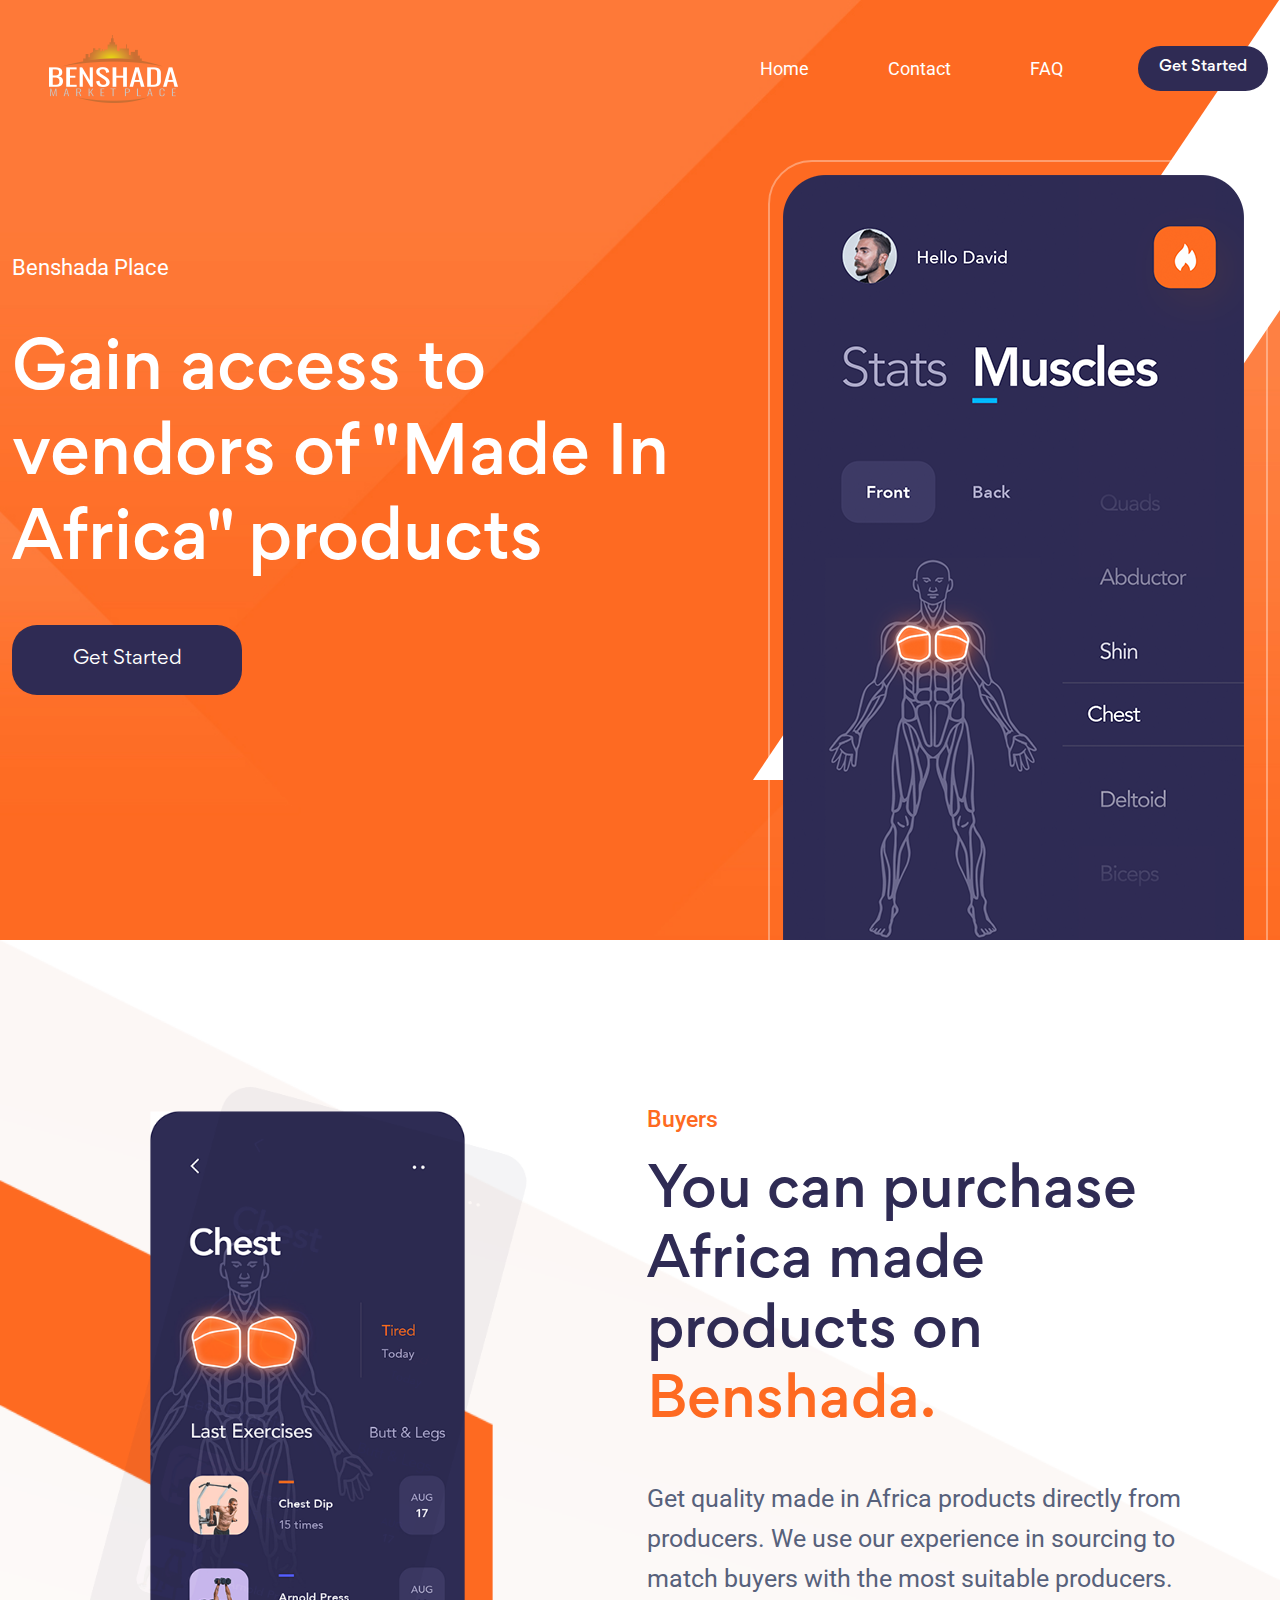
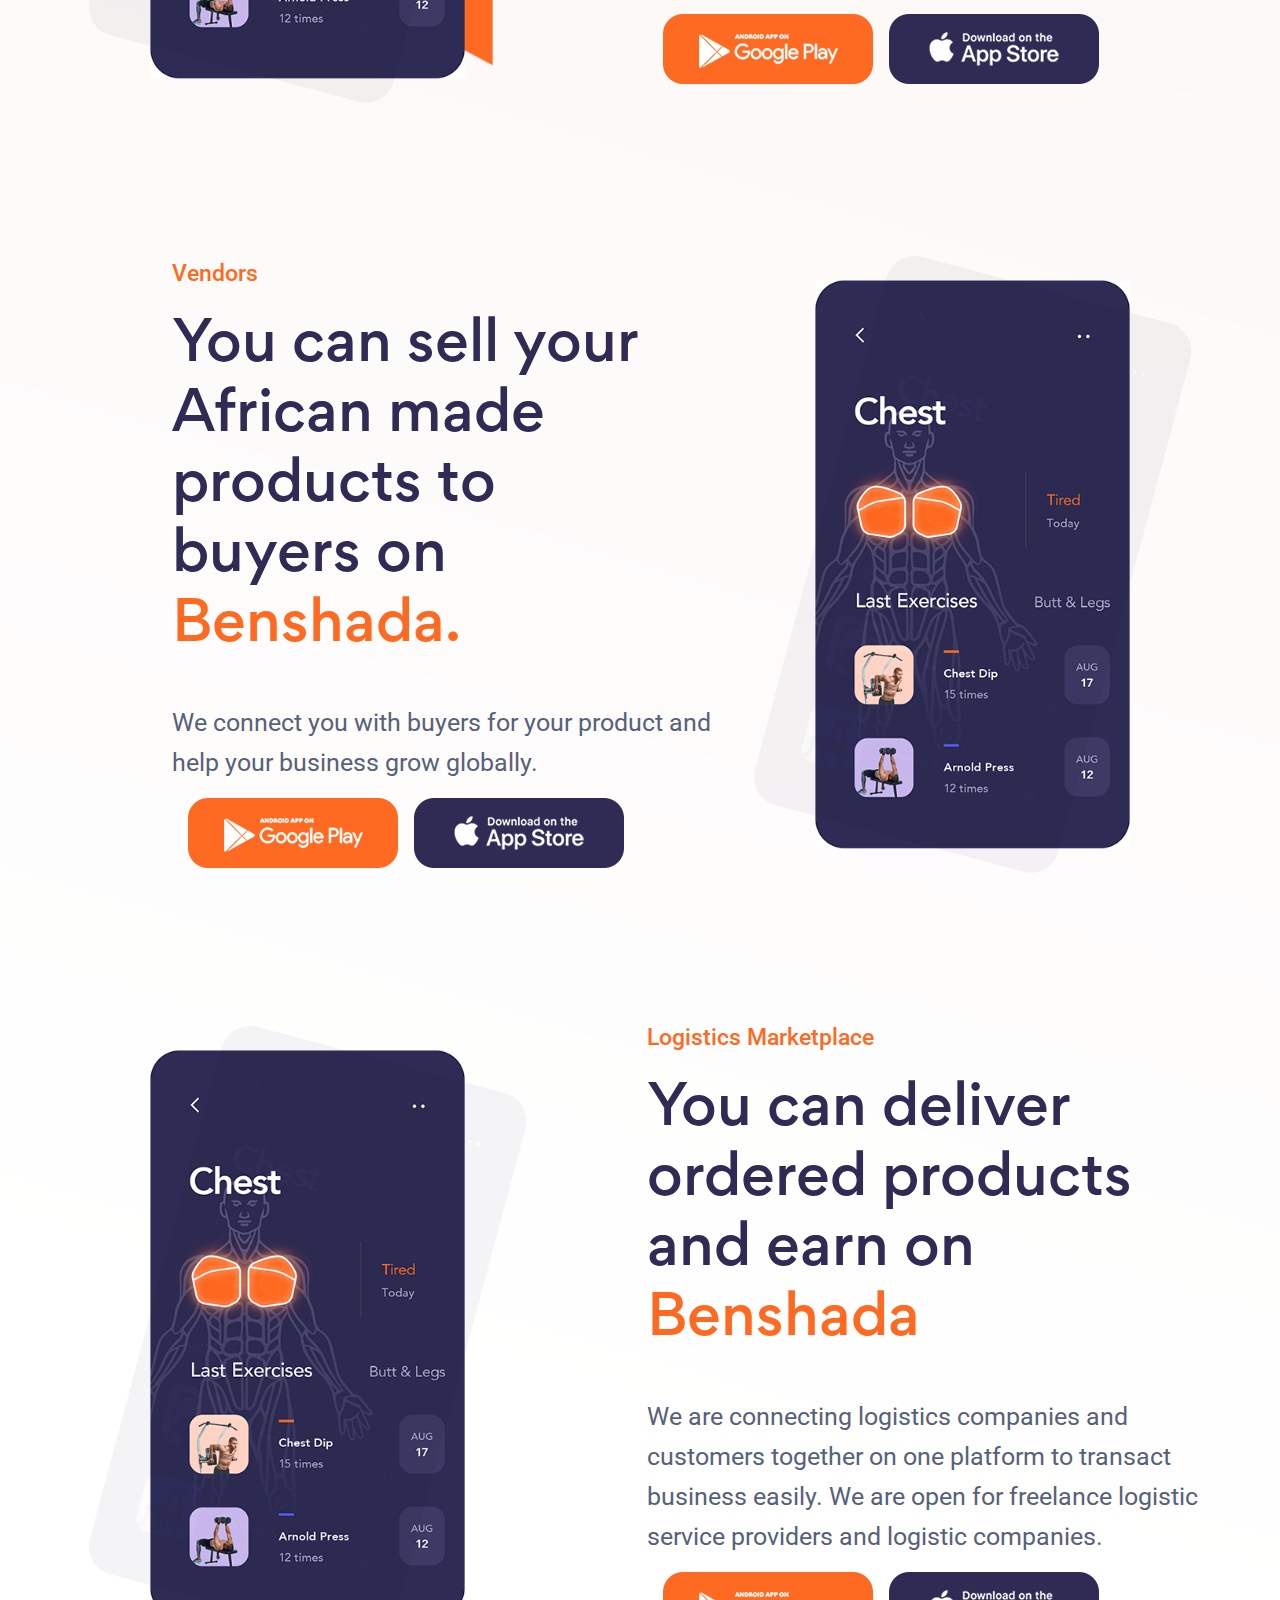
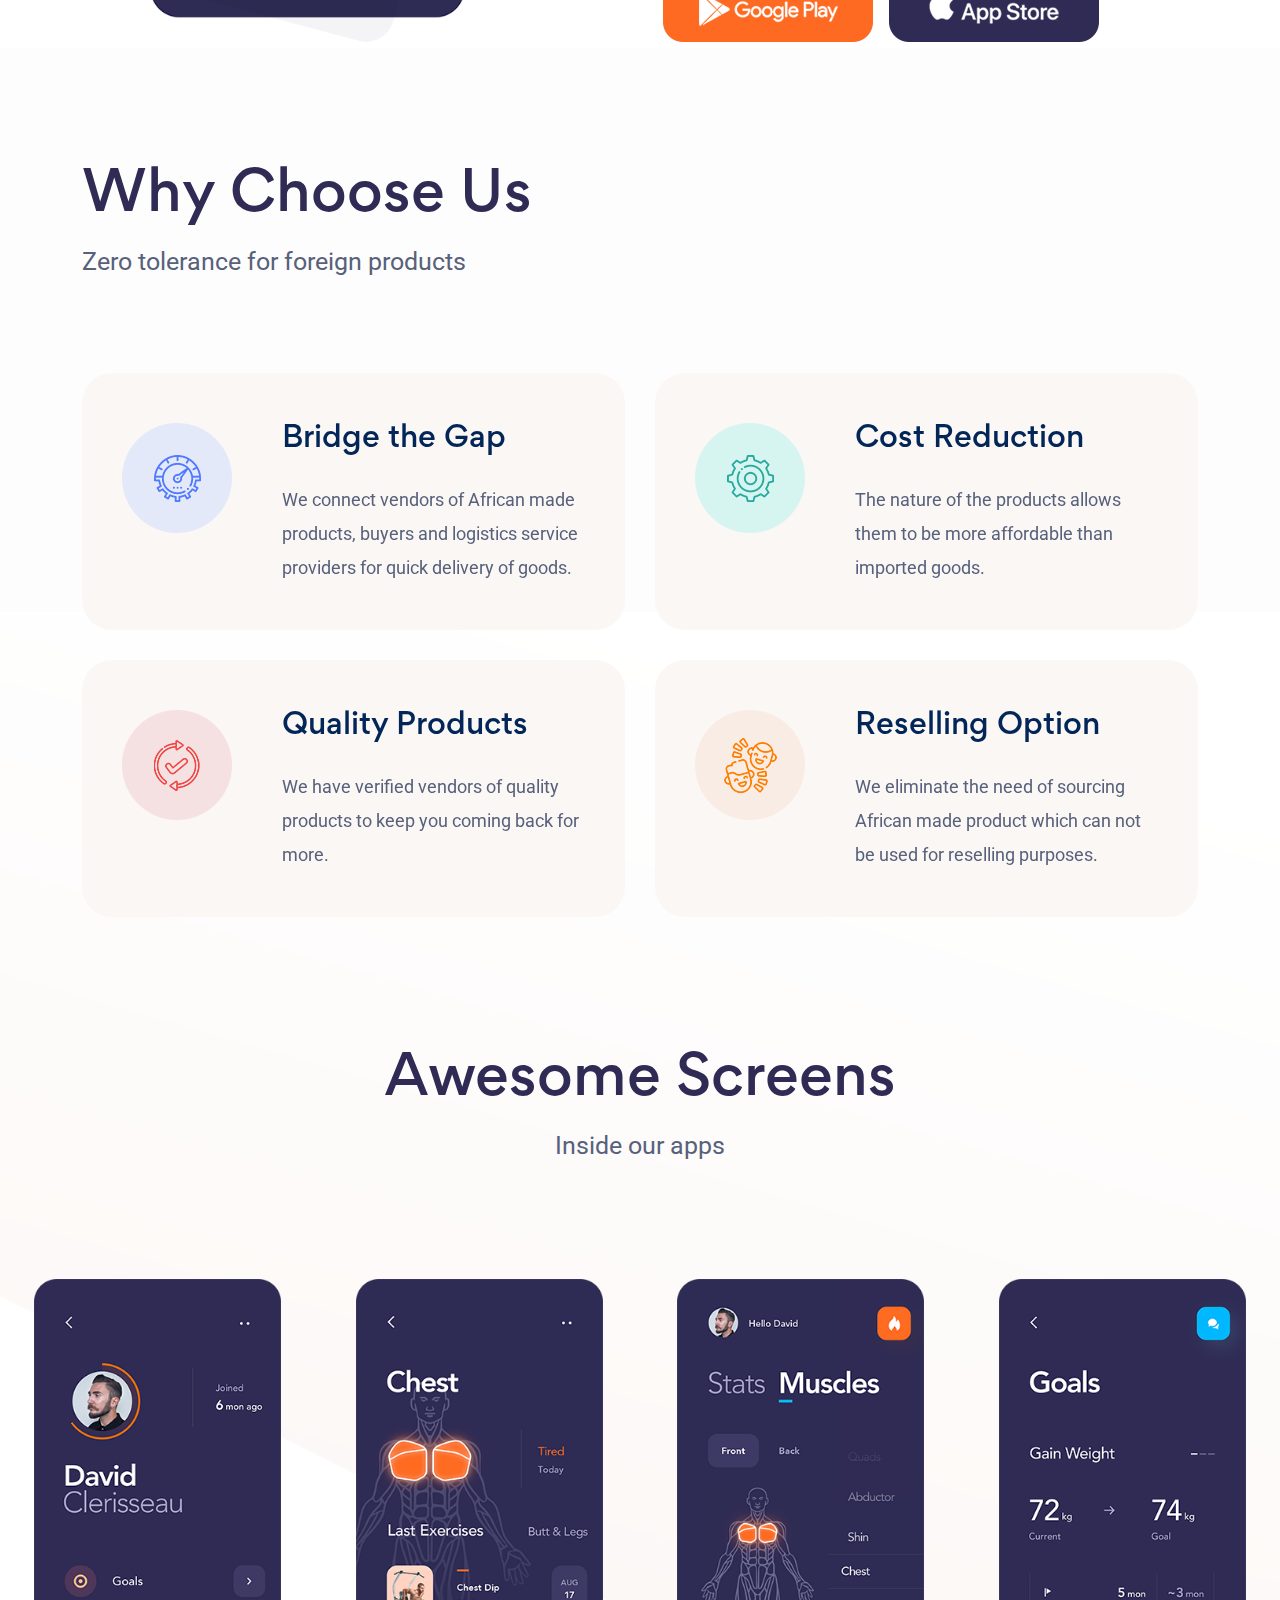
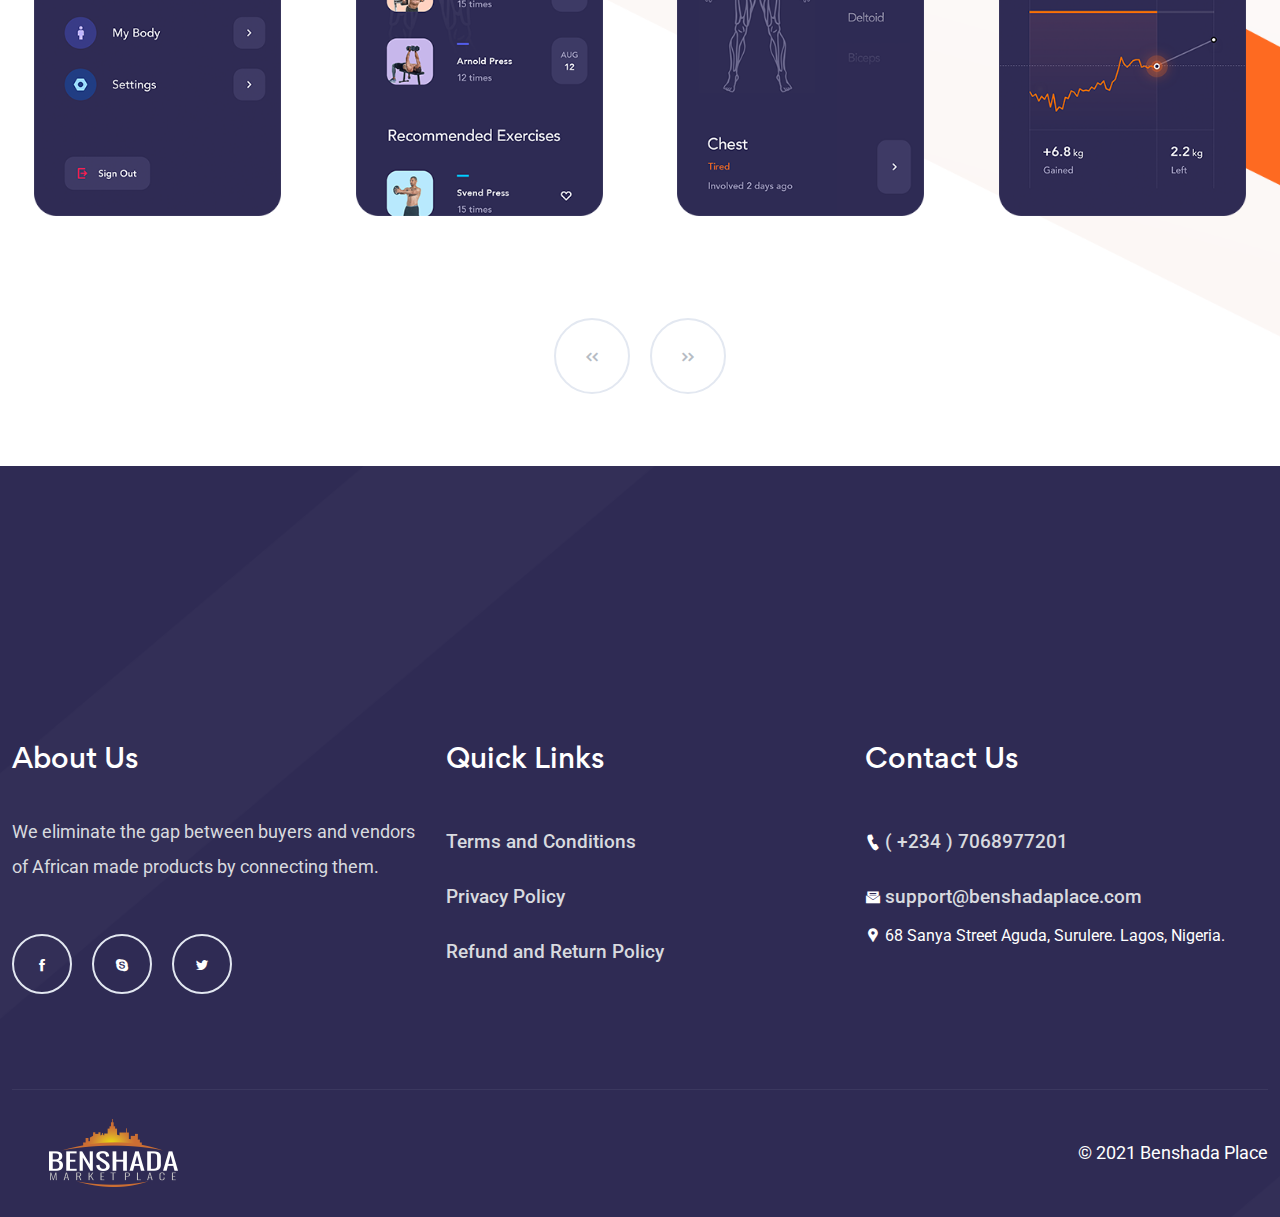
<file: index.html>
<!DOCTYPE html>
<html lang="en" dir="ltr">

<head>

    <meta charset="UTF-8">
    <meta http-equiv="X-UA-Compatible" content="IE=edge">
    <meta name="viewport" content="width=device-width, initial-scale=1.0">
    <title>Benshada Marketplace</title>
    <meta name="robots" content="index, follow" />
    <meta name="description" content="Extbot app landing bootstrap 5 template is an awesome website template for any app store.">
    <!-- Favicon -->
    <link rel="shortcut icon" type="image/x-icon" href="images/favicon.ico" />

    <!-- CSS
    ============================================ -->

    <link rel="stylesheet" href="css/bootstrap.min.css" />
    <link rel="stylesheet" href="css/icofont.min.css" />
    <link rel="stylesheet" href="css/animate.min.css">
    <link rel="stylesheet" href="css/swiper-bundle.min.css">
    <link rel="stylesheet" href="css/magnific-popup.min.css" />
    <link rel="stylesheet" href="css/gordita-font.css" />

    <!-- Style CSS -->
    <link rel="stylesheet" href="css/style.css">

</head>

<body>
    <div class="main-wrapper">

        <!-- Begin Main Header Area -->
        <header class="header">
            <div class="header-area header-position-absolute header-sticky header-style-2">
                <div class="container header-container">
                    <div class="row align-items-center">
                        <div class="col-xl-3 col-lg-2 col-6">
                            <a href="index.html" class="header-logo">
                                <img class="primary-img" src="images/logo/benshadalogo-white.png" alt="Header Logo">
                                <img class="sticky-img" src="images/logo/benshadalogo-black.png" alt="Header Logo">
                            </a>
                        </div>
                        <div class="col-xl-9 col-lg-10 col-6">
                            <div class="header-with-btn">
                                <div class="header-menu d-none d-lg-block">
                                    <nav class="header-menu-nav onepage-nav">
                                        <ul>
                                            <li class="header-drop-holder">
                                                <a href="index.html">Home</a>
                                            </li>
                                            <li>
                                                <a href="contact.html">Contact</a>
                                            </li>
                                            <li>
                                                <a href="faq.html">FAQ</a>
                                            </li>
                                        </ul>
                                    </nav>
                                </div>
                                <ul class="header-right">
                                    <li class="d-none d-md-block">
                                        <a class="btn btn-custom-size btn-md paua-color blackcurrant-hover" href="http://benshadaplace.com/marketplace">Get Started
                                            <!-- <i class="icofont-double-right"></i> -->
                                        </a>
                                    </li>
                                    <li class="d-flex d-lg-none">
                                        <button class="btn p-0" type="button" data-bs-toggle="offcanvas" data-bs-target="#offcanvasWithBothOptions" aria-controls="offcanvasWithBothOptions">
                                            <i class="icofont-navigation-menu"></i>
                                        </button>
                                    </li>
                                    <li class="setting-btn-wrap d-block d-md-none">
                                        <a href="#" class="setting-btn">
                                            <i class="icofont-ui-settings"></i>
                                        </a>
                                    </li>
                                </ul>
                            </div>
                        </div>
                        <div class="col-12">
                            <div class="setting-body">
                                <ul class="header-right setting-item">
                                    <li>
                                        <a class="btn btn-custom-size btn-md paua-color blackcurrant-hover" href="http://benshadaplace.com/marketplace">Get Started
                                            <i class="icofont-double-right"></i>
                                        </a>
                                    </li>
                                </ul>
                            </div>
                        </div>
                    </div>
                </div>
            </div>
            <div class="offcanvas offcanvas-start" data-bs-scroll="true" tabindex="-1" id="offcanvasWithBothOptions">
                <div class="offcanvas-header">
                    <a href="index.html" class="header-logo">
                        <img src="images/logo/benshadalogo-black.png" alt="Header Logo">
                    </a>
                    <button type="button" class="btn-close text-reset" data-bs-dismiss="offcanvas" aria-label="Close"></button>
                </div>
                <div class="offcanvas-body">
                    <div class="header-offcanvas-menu">
                        <nav class="header-offcanvas-nav onepage-offcanvas-nav">
                            <ul>
                                <li><a class="dropdown-item" href="index-2.html">Home</a></li>
                                <!-- <li>
                                    <div class="dropdown d-grid">
                                        <button type="button" class="btn dropdown-toggle" data-bs-toggle="dropdown" aria-expanded="false">
                                            Home
                                            <i class="icofont-rounded-down"></i>
                                        </button>
                                        <ul class="dropdown-menu">
                                            <li><a class="dropdown-item" href="index.html">Home 01</a></li>
                                            <li><a class="dropdown-item" href="index-2.html">Home 02</a></li>
                                            <li><a class="dropdown-item" href="index-3.html">Home 03</a></li>
                                            <li><a class="dropdown-item" href="index-4.html">Home 04</a></li>
                                            <li><a class="dropdown-item" href="index-5.html">Home 05</a></li>
                                        </ul>
                                    </div>
                                </li> -->
                                <li class="active">
                                    <a href="contact.html">Contact</a>
                                </li>
                            </ul>
                        </nav>
                    </div>
                </div>
            </div>
        </header>
        <!-- Main Header Area End Here -->

        <!-- Begin Hero Area -->
        <div class="hero-area hero-bg hero-style-2" data-bg-image="images/hero/bg/2-1-1920x950.jpg">
            <div class="container hero-container">
                <div class="hero-item">
                    <div class="hero-content white-text">
                        <p class="desc">Benshada Place</p>
                        <h1 class="title">Gain access to vendors of "Made In Africa" products</h1>
                        <div class="btn-wrap">
                            <a class="btn btn-custom-size btn-lg paua-color blackcurrant-hover" href="http://benshadaplace.com/marketplace"> Get Started</a>
                            <!-- <div class="popup-btn">
                                <a class="popup-vimeo" href="https://player.vimeo.com/video/172601404?autoplay=1">
                                    <div class="icon">
                                        <span></span>
                                    </div>
                                </a>
                            </div> -->
                        </div>
                    </div>
                    <div class="hero-img">
                        <img src="images/hero/inner-img/2-1-461x1001.png" alt="Hero Image">
                    </div>
                </div>
            </div>
            <span class="hero-sticker"></span>
        </div>
        <!-- Hero Area End Here -->

        <!-- Begin Partner Area -->
<!--         <div class="partner-area partner-style-2">
            <div class="container partner-container">
                <div class="row">
                    <div class="col-12">
                        <div class="swiper-container partner-slider-2">
                            <div class="swiper-wrapper">
                                <div class="swiper-slide partner-item">
                                    <a href="#" class="partner-img">
                                        <img src="images/partner/1-1-220x40.png" alt="Partner">
                                    </a>
                                </div>
                                <div class="swiper-slide partner-item">
                                    <a href="#" class="partner-img">
                                        <img src="images/partner/1-2-220x40.png" alt="Partner">
                                    </a>
                                </div>
                                <div class="swiper-slide partner-item">
                                    <a href="#" class="partner-img">
                                        <img src="images/partner/1-3-220x40.png" alt="Partner">
                                    </a>
                                </div>
                                <div class="swiper-slide partner-item">
                                    <a href="#" class="partner-img">
                                        <img src="images/partner/1-4-220x40.png" alt="Partner">
                                    </a>
                                </div>
                            </div>
                        </div>
                    </div>
                </div>
            </div>
        </div> -->
        <!-- Partner Area End Here -->

        <div class="main-content" data-bg-image="images/migrate/bg/1-1-1920x1757.png">

            <!-- Begin Banner Area -->
            <div class="banner-area banner-style-4">
                <div class="container banner-container">
                    <div class="row">
                        <div class="col-lg-5">
                            <div class="banner-img">
                                <img src="images/banner/4-1-400x722.png" alt="Banner">
                            </div>
                        </div>
                        <div class="col-lg-7 align-self-center">
                            <div class="banner-content">
                                <span class="banner-category">Buyers</span>
                                <h2 class="banner-title">You can purchase Africa made products on <span>Benshada.</span></h2>
                                <p class="banner-desc">Get quality made in Africa products directly from producers. We use our experience in sourcing to match buyers with the most suitable producers.
                                </p>
                                <p class="banner-desc mb-0">
                                </p>
                                <div class="btn-group">
                                    <a href="contact.html" class="mx-3">
                                        <img src="images/button/3-1-210x70.png" alt="Button">
                                    </a>
                                    <a href="contact.html">
                                        <img src="images/button/3-2-210x70.png" alt="Button">
                                    </a>
                                </div>
                            </div>
                        </div>
                    </div>
                </div>
            </div>
            <!-- Banner Area End Here -->

            <!-- Begin Banner Area -->
            <div class="banner-area banner-style-4">
                <div class="container banner-container">
                    <div class="row">
                        <div class="col-lg-7 align-self-center">
                            <div class="banner-content">
                                <span class="banner-category">Vendors</span>
                                <h2 class="banner-title">You can sell your African made products to buyers on <span>Benshada.</span></h2>
                                <p class="banner-desc">We connect you with buyers for your product and help your business grow globally.
                                </p>
                                <p class="banner-desc mb-0">
                                </p>
                                <div class="btn-group">
                                    <a href="contact.html" class="mx-3">
                                        <img src="images/button/3-1-210x70.png" alt="Button">
                                    </a>
                                    <a href="contact.html">
                                        <img src="images/button/3-2-210x70.png" alt="Button">
                                    </a>
                                </div>
                            </div>
                        </div>
                        <div class="col-lg-5">
                            <div class="banner-img">
                                <img src="images/banner/4-1-400x722.png" alt="Banner">
                            </div>
                        </div>
                    </div>
                </div>
            </div>
            <!-- Banner Area End Here -->

            <!-- Begin Banner Area -->
            <div class="banner-area banner-style-4">
                <div class="container banner-container">
                    <div class="row">
                        <div class="col-lg-5">
                            <div class="banner-img">
                                <img src="images/banner/4-1-400x722.png" alt="Banner">
                            </div>
                        </div>
                        <div class="col-lg-7 align-self-center">
                            <div class="banner-content">
                                <span class="banner-category">Logistics Marketplace</span>
                                <h2 class="banner-title">You can deliver ordered products and earn on <span>Benshada</span></h2>
                                <p class="banner-desc">We are connecting logistics companies and customers together on one platform to transact business easily. We are open for freelance logistic service providers and logistic companies.
                                </p>
                                <p class="banner-desc mb-2">
                                </p>
                                <div class="btn-group">
                                    <a href="contact.html" class="mx-3" >
                                        <img src="images/button/3-1-210x70.png" alt="Button">
                                    </a>
                                    <a href="contact.html">
                                        <img src="images/button/3-2-210x70.png" alt="Button">
                                    </a>
                                </div>
                            </div>
                        </div>
                    </div>
                </div>
            </div>
            <!-- Banner Area End Here -->

        </div>

        <div class="main-content">

            <!-- Begin Feature Area -->
            <div id="feature" class="feature-area feature-style-2">
                <div class="container">
                    <div class="row">
                        <div class="col-12">
                            <div class="section-area section-style-3">
                                <div class="section-wrap">
                                    <h2 class="section-title">Why Choose Us</h2>
                                    <p class="section-desc">Zero tolerance for foreign products</p>
                                </div>
                                <!-- <div class="btn-wrap">
                                    <a class="btn btn-custom-size paua-color blackcurrant-hover" href="contact.html">Other
                                        Features</a>
                                </div> -->
                            </div>
                            <div class="swiper-container feature-slider-2">
                                <div class="swiper-wrapper">
                                    <div class="swiper-slide feature-item">
                                        <div class="feature-icon">
                                            <img src="images/feature/icon/1-1-110x110.png" alt="Feature Icon">
                                        </div>
                                        <div class="feature-content">
                                            <h3 class="title">Bridge the Gap</h3>
                                            <p class="desc">We connect vendors of African made products, buyers and logistics service providers for quick delivery of goods.</p>
                                        </div>
                                    </div>
                                    <div class="swiper-slide feature-item">
                                        <div class="feature-icon">
                                            <img src="images/feature/icon/1-2-110x110.png" alt="Feature Icon">
                                        </div>
                                        <div class="feature-content">
                                            <h3 class="title">Cost Reduction </h3>
                                            <p class="desc">The nature of the products allows them to be more affordable than imported goods.</p>
                                        </div>
                                    </div>
                                    <div class="swiper-slide feature-item">
                                        <div class="feature-icon">
                                            <img src="images/feature/icon/1-3-110x110.png" alt="Feature Icon">
                                        </div>
                                        <div class="feature-content">
                                            <h3 class="title">Quality Products</h3>
                                            <p class="desc">We have verified vendors of quality products to keep you coming back for more.
                                            </p>
                                        </div>
                                    </div>
                                    <div class="swiper-slide feature-item">
                                        <div class="feature-icon">
                                            <img src="images/feature/icon/1-4-110x110.png" alt="Feature Icon">
                                        </div>
                                        <div class="feature-content">
                                            <h3 class="title">Reselling Option</h3>
                                            <p class="desc"> We eliminate the need of sourcing African made product which can not be used for reselling purposes.
                                            </p>
                                        </div>
                                    </div>
                                </div>
                            </div>
                        </div>
                    </div>
                </div>
            </div>
            <!-- Features Area End Here -->

            <!-- Begin Screen Area -->
            <div class="screen-area screen-bg" data-bg-image="images/migrate/bg/1-2-1920x1757.png">
                <div class="container screen-container">
                    <div class="row">
                        <div class="col-12">
                            <div class="section-area">
                                <h2 class="section-title">Awesome Screens</h2>
                                <p class="section-desc">Inside our apps
                                </p>
                            </div>
                            <div class="swiper-container screen-slider">
                                <div class="swiper-wrapper">
                                    <div class="swiper-slide screen-item">
                                        <a class="screen-img" href="contact.html">
                                            <img src="images/screen/1-1-314x682.png" alt="Screen">
                                        </a>
                                    </div>
                                    <div class="swiper-slide screen-item">
                                        <a class="screen-img" href="contact.html">
                                            <img src="images/screen/1-2-314x682.png" alt="Screen">
                                        </a>
                                    </div>
                                    <div class="swiper-slide screen-item">
                                        <a class="screen-img" href="contact.html">
                                            <img src="images/screen/1-3-314x682.png" alt="Screen">
                                        </a>
                                    </div>
                                    <div class="swiper-slide screen-item">
                                        <a class="screen-img" href="contact.html">
                                            <img src="images/screen/1-4-314x682.png" alt="Screen">
                                        </a>
                                    </div>
                                </div>
                            </div>
                            <!-- Screen Arrows -->
                            <div class="screen-arrow-wrap">
                                <div class="screen-button-prev">
                                    <i class="icofont-double-left"></i>
                                </div>
                                <div class="screen-button-next">
                                    <i class="icofont-double-right"></i>
                                </div>
                            </div>
                        </div>
                    </div>
                </div>
            </div>
            <!-- Screen Area End Here -->

        </div>
        <br><br><br>
        <!-- Begin Footer Area -->
        <footer class="footer-style-2 footer-space-140" data-bg-image="images/footer/bg/1-1-1920x778.png">
            <div class="footer-top">
                <div class="container footer-container">
                    <div class="row">
                        <div class="col-lg-4">
                            <div class="footer-item mt-0">
                                <div class="footer-list">
                                    <h2 class="title">About Us</h2>
                                    <p class="footer-desc" style="text-align: justify;">We eliminate the gap between buyers and vendors of African made products by connecting them.
                                    </p>
                                </div>
                                <div class="footer-social-link">
                                    <ul>
                                        <li>
                                            <a href="https://www.example.com" rel="noreferrer" data-tippy="Facebook" data-tippy-inertia="true" data-tippy-animation="shift-away" data-tippy-delay="50" data-tippy-arrow="true" data-tippy-theme="sharpborder">
                                                <i class="icofont-facebook"></i>
                                            </a>
                                        </li>
                                        <li>
                                            <a href="https://www.example.com" rel="noreferrer" data-tippy="Skype" data-tippy-inertia="true" data-tippy-animation="shift-away" data-tippy-delay="50" data-tippy-arrow="true" data-tippy-theme="sharpborder">
                                                <i class="icofont-skype"></i>
                                            </a>
                                        </li>
                                        <li>
                                            <a href="https://www.example.com" rel="noreferrer" data-tippy="Twitter" data-tippy-inertia="true" data-tippy-animation="shift-away" data-tippy-delay="50" data-tippy-arrow="true" data-tippy-theme="sharpborder">
                                                <i class="icofont-twitter"></i>
                                            </a>
                                        </li>
                                    </ul>
                                </div>
                            </div>
                        </div>
                        <div class="col-lg-4">
                            <div class="footer-item-wrap row">
                                <div class="col-lg-7 col-md-4">
                                    <div class="footer-item">
                                        <div class="footer-list">
                                            <h2 class="title">Quick Links</h2>
                                            <ul>
                                                <li><a href="terms&condition.html">Terms and Conditions</a></li>
                                                <li><a href="privacy-policy.html">Privacy Policy</a></li>
                                                <li><a href="refund&return.html">Refund and Return Policy</a></li>
                                            </ul>
                                        </div>
                                    </div>
                                </div>
                            </div>
                        </div>
                        <div class="col-lg-4">
                        <div class="footer-item">
                            <div class="footer-list contact-list">
                                <h2 class="title">Contact Us</h2>
                                <ul>
                                    <li class="text-white">
                                        <i class="icofont-ui-call"></i>
                                        <a href="tel://2347068977201">( +234 ) 7068977201</a>
                                    </li>
                                    <li class="text-white">
                                        <i class="icofont-envelope-open"></i>
                                        <a href="mailto://support@benshadaplace.com">support@benshadaplace.com</a>
                                    </li>
                                    <li class="text-white">
                                        <i class="icofont-google-map"></i>
                                        <span>
                                            68 Sanya Street Aguda, Surulere. Lagos, Nigeria.
                                        </span>
                                    </li>
                                </ul>
                            </div>
                        </div>
                        </div>
                    </div>
                </div>
            </div>
            <div class="footer-bottom">
                <div class="container footer-container">
                    <div class="row">
                        <div class="col-12">
                            <div class="footer-bottom-item with-border">
                                <a class="footer-logo" href="index.html">
                                    <img src="images/logo/benshadalogo-white.png" alt="Logo">
                                </a>
                                <!-- <div class="btn-group">
                                    <a href="contact.html">
                                        <img src="images/button/4-1-176x59.png" alt="Button">
                                    </a>
                                    <a href="contact.html">
                                        <img src="images/button/4-2-176x59.png" alt="Button">
                                    </a>
                                </div> -->
                                <div class="footer-copyright white-text text-center">
                                    <span>© 2021 Benshada Place</span>
                                </div>
                            </div>
                        </div>
                    </div>
                </div>
            </div>
        </footer>
        <!-- Footer Area End Here -->

        <!-- Begin Scroll To Top -->
        <a class="scroll-to-top style-2" href="">
            <i class="icofont-arrow-up"></i>
        </a>
        <!-- Scroll To Top End Here -->

    </div>

    <!-- Global Vendor, plugins JS -->

    <!-- JS Files
    ============================================ -->

    <script src="js/vendor/bootstrap.bundle.min.js"></script>
    <script src="js/vendor/jquery-3.6.0.min.js"></script>
    <script src="js/vendor/jquery-migrate-3.3.2.min.js"></script>
    <script src="js/vendor/modernizr-3.11.2.min.js"></script>
    <script src="js/plugins/wow.min.js"></script>
    <script src="js/plugins/swiper-bundle.min.js"></script>
    <script src="js/plugins/parallax.min.js"></script>
    <script src="js/plugins/jquery.magnific-popup.min.js"></script>
    <script src="js/plugins/tippy.min.js"></script>
    <script src="js/plugins/mailchimp-ajax.js"></script>
    <script src="js/plugins/one-page-nav.min.js"></script>

    <!--Main JS (Common Activation Codes)-->
    <script src="js/main.js"></script>

</body>

</html>
</file>
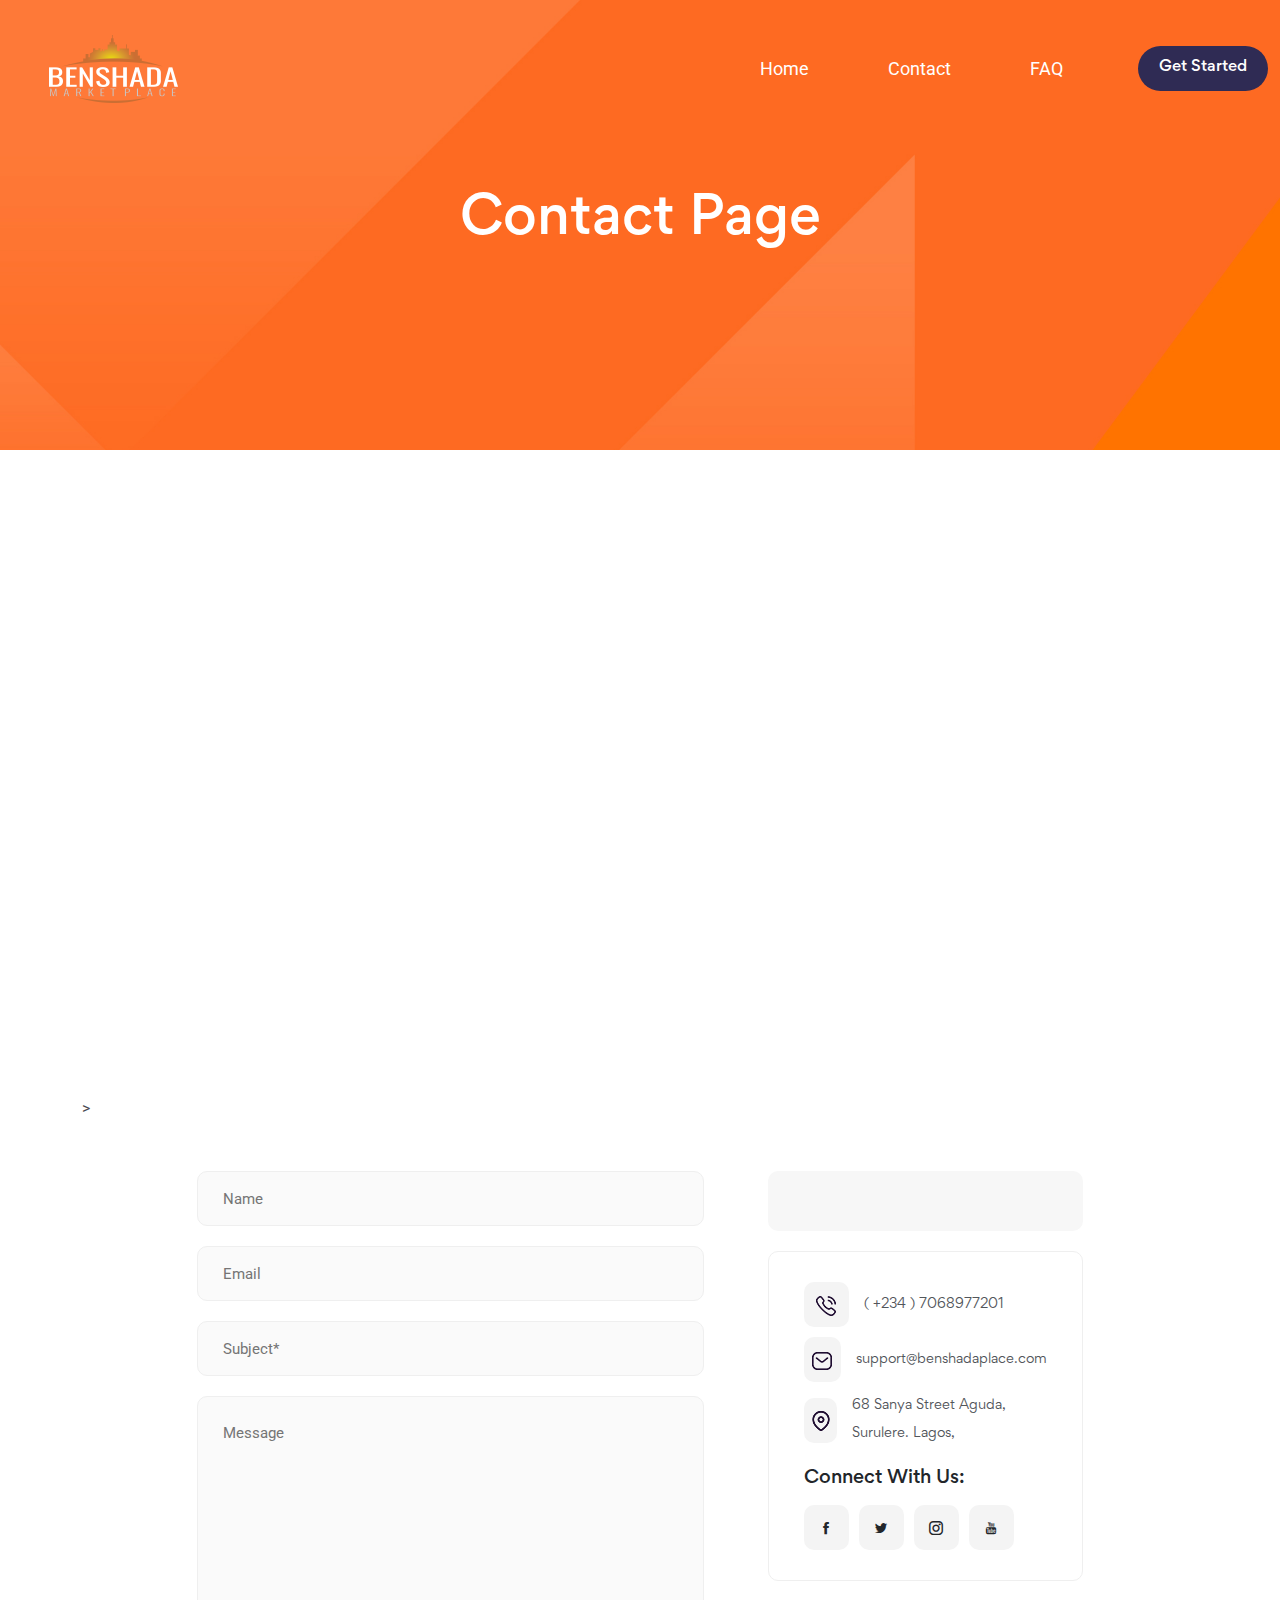
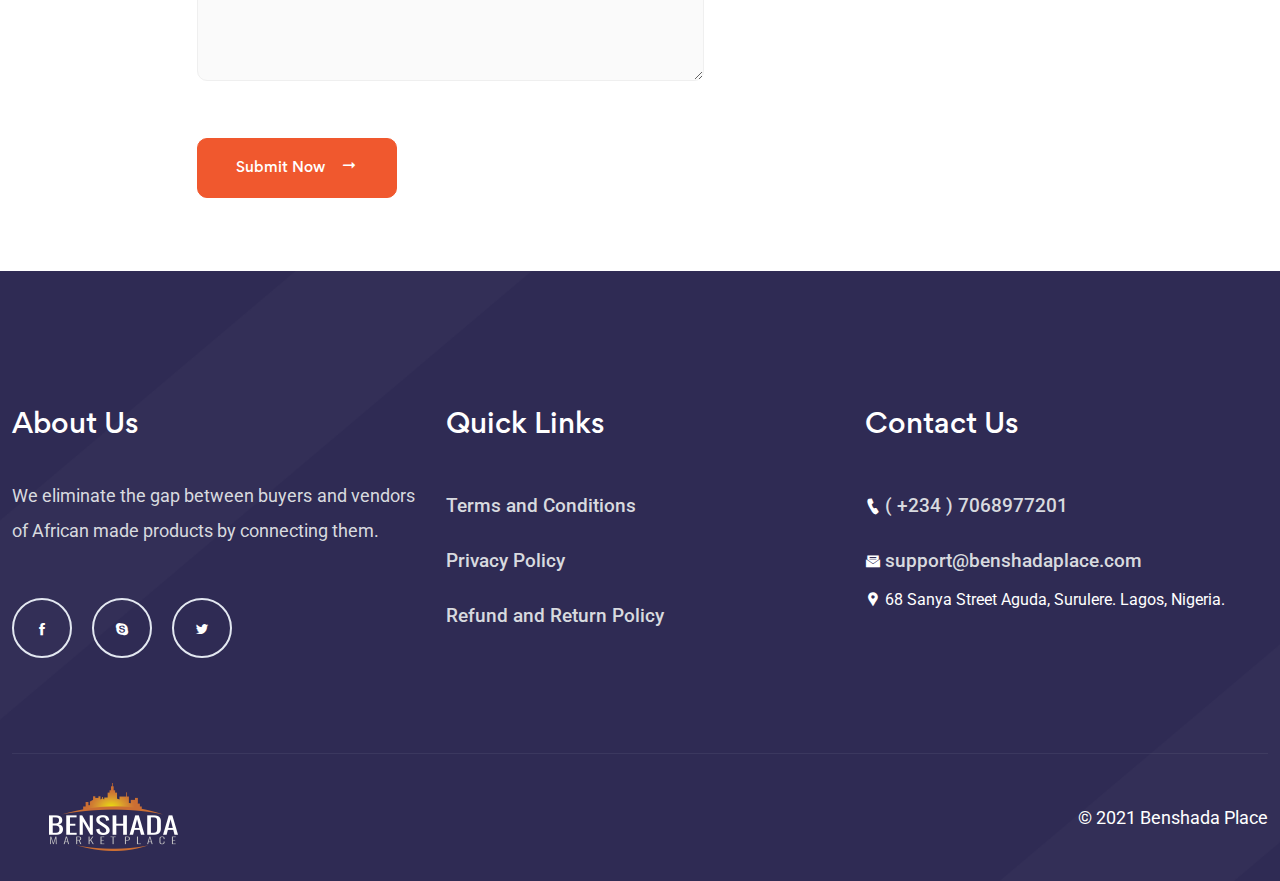
<file: contact.html>
<!DOCTYPE html>
<html lang="en" dir="ltr">

<head>

    <meta charset="UTF-8">
    <meta http-equiv="X-UA-Compatible" content="IE=edge">
    <meta name="viewport" content="width=device-width, initial-scale=1.0">
    <title>Contact - Benshada Place</title>
    <meta name="robots" content="index, follow" />
    <meta name="description" content="Extbot app landing bootstrap 5 template is an awesome website template for any app store.">
    <!-- Favicon -->
    <link rel="shortcut icon" type="image/x-icon" href="images/favicon.ico" />

    <!-- CSS
    ============================================ -->

    <link rel="stylesheet" href="css/bootstrap.min.css" />
    <link rel="stylesheet" href="css/icofont.min.css" />
    <link rel="stylesheet" href="css/animate.min.css">
    <link rel="stylesheet" href="css/swiper-bundle.min.css">
    <link rel="stylesheet" href="css/magnific-popup.min.css" />
    <link rel="stylesheet" href="css/gordita-font.css" />

    <!-- Style CSS -->
    <link rel="stylesheet" href="css/style.css">

</head>

<body>
    <div class="main-wrapper">

        <!-- Begin Main Header Area -->
        <header class="header">
            <div class="header-area header-position-absolute header-sticky header-style-2">
                <div class="container header-container">
                    <div class="row align-items-center">
                        <div class="col-xl-3 col-lg-2 col-6">
                            <a href="index.html" class="header-logo">
                                <img class="primary-img" src="images/logo/benshadalogo-white.png" alt="Header Logo">
                                <img class="sticky-img" src="images/logo/benshadalogo-black.png" alt="Header Logo">
                            </a>
                        </div>
                        <div class="col-xl-9 col-lg-10 col-6">
                            <div class="header-with-btn">
                                <div class="header-menu d-none d-lg-block">
                                    <nav class="header-menu-nav onepage-nav">
                                        <ul>
                                            <li class="header-drop-holder">
                                                <a href="index.html">Home</a>
                                            </li>
                                            <li>
                                                <a href="contact.html">Contact</a>
                                            </li>
                                            <li>
                                                <a href="faq.html">FAQ</a>
                                            </li>
                                        </ul>
                                    </nav>
                                </div>
                                <ul class="header-right">
                                    <li class="d-none d-md-block">
                                        <a class="btn btn-custom-size btn-md paua-color blackcurrant-hover" href="http://benshadaplace.com/marketplace">Get Started
                                            <!-- <i class="icofont-double-right"></i> -->
                                        </a>
                                    </li>
                                    <li class="d-flex d-lg-none">
                                        <button class="btn p-0" type="button" data-bs-toggle="offcanvas" data-bs-target="#offcanvasWithBothOptions" aria-controls="offcanvasWithBothOptions">
                                            <i class="icofont-navigation-menu"></i>
                                        </button>
                                    </li>
                                    <li class="setting-btn-wrap d-block d-md-none">
                                        <a href="#" class="setting-btn">
                                            <i class="icofont-ui-settings"></i>
                                        </a>
                                    </li>
                                </ul>
                            </div>
                        </div>
                        <div class="col-12">
                            <div class="setting-body">
                                <ul class="header-right setting-item">
                                    <li>
                                        <a class="btn btn-custom-size btn-md paua-color blackcurrant-hover" href="http://benshadaplace.com/marketplace">Get Started
                                            <i class="icofont-double-right"></i>
                                        </a>
                                    </li>
                                </ul>
                            </div>
                        </div>
                    </div>
                </div>
            </div>
            <div class="offcanvas offcanvas-start" data-bs-scroll="true" tabindex="-1" id="offcanvasWithBothOptions">
                <div class="offcanvas-header">
                    <a href="index.html" class="header-logo">
                        <img src="images/logo/benshadalogo-black.png" alt="Header Logo">
                    </a>
                    <button type="button" class="btn-close text-reset" data-bs-dismiss="offcanvas" aria-label="Close"></button>
                </div>
                <div class="offcanvas-body">
                    <div class="header-offcanvas-menu">
                        <nav class="header-offcanvas-nav onepage-offcanvas-nav">
                            <ul>
                                <li><a class="dropdown-item" href="index.html">Home</a></li>
                                <!-- <li>
                                    <div class="dropdown d-grid">
                                        <button type="button" class="btn dropdown-toggle" data-bs-toggle="dropdown" aria-expanded="false">
                                            Home
                                            <i class="icofont-rounded-down"></i>
                                        </button>
                                        <ul class="dropdown-menu">
                                            <li><a class="dropdown-item" href="index.html">Home 01</a></li>
                                            <li><a class="dropdown-item" href="index-2.html">Home 02</a></li>
                                            <li><a class="dropdown-item" href="index-3.html">Home 03</a></li>
                                            <li><a class="dropdown-item" href="index-4.html">Home 04</a></li>
                                            <li><a class="dropdown-item" href="index-5.html">Home 05</a></li>
                                        </ul>
                                    </div>
                                </li> -->
                                <li class="active">
                                    <a href="contact.html">Contact</a>
                                </li>
                                <li class="active">
                                    <a href="faq.html">FAQ</a>
                                </li>
                            </ul>
                        </nav>
                    </div>
                </div>
            </div>
        </header>
        <!-- Main Header Area End Here -->

        <!-- Begin Main Content Area -->
        <div class="main-content">
            <div class="breadcrumb-area breadcrumb-height" data-bg-image="images/hero/bg/2-1-1920x950.jpg">
                <div class="container h-100">
                    <div class="row h-100">
                        <div class="col-lg-12">
                            <div class="breadcrumb-item">
                                <h1 class="breadcrumb-title">Contact Page</h1>
                                <!-- <ul class="breadcrumb-list">
                                    <li>
                                        <a href="index.html">Home</a>
                                    </li>
                                    <li><span>Contact</span></li>
                                </ul> -->
                            </div>
                        </div>
                    </div>
                </div>
            </div>
            <div class="contact-map">
                <div class="container">
                    <div class="row">
                        <div class="col-12">
                            <iframe class="contact-map-size" src="https://www.google.com/maps/embed?pb=!1m18!1m12!1m3!1d3964.272941553871!2d3.330063749662785!3d6.487079725364049!2m3!1f0!2f0!3f0!3m2!1i1024!2i768!4f13.1!3m3!1m2!1s0x103b8eac26a2bf13%3A0x65125a4b2092eddf!2s68%20Sanya%20St%2C%20Ijesha%20Tedo%20101241%2C%20Lagos!5e0!3m2!1sen!2sng!4v1638392874185!5m2!1sen!2sng" width="600" height="450" style="border:0;" allowfullscreen="" loading="lazy"></iframe>>
                            </iframe>
                        </div>
                    </div>
                </div>
            </div>
            <div class="form-area form-style-2">
                <div class="container">
                    <div class="form-wrap">
                        <div class="row">
                            <div class="col-xl-7 col-lg-5">
                                <form id="contact-form" class="form" action="https://whizthemes.com/mail-php/mamunur/extbot/extbot.php">
                                    <div class="form-field">
                                        <input type="text" name="con_name" placeholder="Name" class="input-field">
                                    </div>
                                    <div class="form-field">
                                        <input type="text" name="con_email" placeholder="Email" class="input-field">
                                    </div>
                                    <div class="form-field">
                                        <input type="text" name="con_subject" placeholder="Subject*" class="input-field">
                                    </div>
                                    <div class="form-field mb-0">
                                        <textarea name="con_message" placeholder="Message" class="textarea-field"></textarea>
                                    </div>
                                    <div class="form-btn-wrap">
                                        <button type="submit" value="submit" class="form-btn" name="submit">
                                            Submit Now
                                            <i class="icofont-long-arrow-right"></i>
                                        </button>
                                        <p class="form-messege"></p>
                                    </div>
                                </form>
                            </div>
                            <div class="col-xl-5 col-lg-7">
                                <div class="contact-sidebar">
                                    <div class="contact-sidebar-banner">
                                        <!-- <div class="inner-img">
                                            <img src="images/contact/banner/1-1-310x310.png" alt="Banner">
                                            <div class="sidebar-btn-wrap">
                                                <a class="sidebar-btn" href="contact.html">Head Quater</a>
                                            </div>
                                        </div> -->
                                    </div>
                                    <div class="contact-sidebar-info">
                                        <ul class="contact-info">
                                            <li>
                                                <div class="contact-icon">
                                                    <img src="images/contact/icon/calling.png" alt="Contact Icon">
                                                </div>
                                                <a href="tel://2347068977201">( +234 ) 7068977201</a>
                                            </li>
                                            <li>
                                                <div class="contact-icon">
                                                    <img src="images/contact/icon/message.png" alt="Contact Icon">
                                                </div>
                                                <a href="mailto://support@benshadaplace.com">support@benshadaplace.com</a>
                                            </li>
                                            <li>
                                                <div class="contact-icon">
                                                    <img src="images/contact/icon/location.png" alt="Contact Icon">
                                                </div>
                                                <span>
                                                    68 Sanya Street Aguda, Surulere. Lagos,
                                        </span>
                                            </li>
                                        </ul>
                                        <div class="social-link">
                                            <h2 class="social-title">Connect With Us:</h2>
                                            <ul class="social-list">
                                                <li>
                                                    <a class="social-icon" href="#">
                                                        <i class="icofont-facebook"></i>
                                                    </a>
                                                </li>
                                                <li>
                                                    <a class="social-icon" href="#">
                                                        <i class="icofont-twitter"></i>
                                                    </a>
                                                </li>
                                                <li>
                                                    <a class="social-icon" href="#">
                                                        <i class="icofont-instagram"></i>
                                                    </a>
                                                </li>
                                                <li>
                                                    <a class="social-icon" href="#">
                                                        <i class="icofont-youtube"></i>
                                                    </a>
                                                </li>
                                            </ul>
                                        </div>
                                    </div>
                                </div>
                            </div>
                        </div>
                    </div>
                </div>
            </div>
        </div>
        <!-- Main Content Area End Here -->

        <!-- Begin Newsletter Area -->
        <!-- <div class="newsletter-area style-4 newsletter-space-y-axis">
            <div class="container">
                <div class="row">
                    <div class="col-12">
                        <div class="newsletter-item" data-bg-image="images/newsletter/bg/4-1-1173x373.png">
                            <div class="inner-item">
                                <h2 class="newsletter-title">Join with us.</h2>
                                <p class="newsletter-desc">That necessitates robuste and ecommerce products</p>
                                <form class="newsletter-form" id="mc-form" action="#">
                                    <input class="input-field" id="mc-email" type="email" autocomplete="off" name="Enter Your Email" value="Enter Your Email" onblur="if(this.value==''){this.value='Enter Your Email'}" onfocus="if(this.value=='Enter Your Email'){this.value=''}">
                                    <div class="btn-wrap">
                                        <button class="btn btn-custom-size blue-color blackcurrant-hover" id="mc-submit">
                                            Subscribe
                                            <i class="icofont-double-right"></i>
                                        </button>
                                    </div>
                                </form>
                                 Mailchimp Alerts 
                                <div class="mailchimp-alerts text-centre p3-5">
                                    <div class="mailchimp-submitting"></div>
                                    <div class="mailchimp-success"></div>
                                    <div class="mailchimp-error"></div>
                                </div>
                            </div>
                        </div>
                    </div>
                </div>
            </div>
        </div> -->
        <!-- Newsletter Area End Here -->
        <br><br>
        <!-- Begin Footer Area -->
        <footer class="footer-style-2" data-bg-image="images/footer/bg/1-1-1920x778.png">
            <div class="footer-top">
                <div class="container footer-container">
                    <div class="row">
                        <div class="col-lg-4">
                            <div class="footer-item mt-0">
                                <div class="footer-list">
                                    <h2 class="title">About Us</h2>
                                    <p class="footer-desc" style="text-align: justify;">We eliminate the gap between buyers and vendors of African made products by connecting them.</p>
                                </div>
                                <div class="footer-social-link">
                                    <ul>
                                        <li>
                                            <a href="https://www.example.com" rel="noreferrer" data-tippy="Facebook" data-tippy-inertia="true" data-tippy-animation="shift-away" data-tippy-delay="50" data-tippy-arrow="true" data-tippy-theme="sharpborder">
                                                <i class="icofont-facebook"></i>
                                            </a>
                                        </li>
                                        <li>
                                            <a href="https://www.example.com" rel="noreferrer" data-tippy="Skype" data-tippy-inertia="true" data-tippy-animation="shift-away" data-tippy-delay="50" data-tippy-arrow="true" data-tippy-theme="sharpborder">
                                                <i class="icofont-skype"></i>
                                            </a>
                                        </li>
                                        <li>
                                            <a href="https://www.example.com" rel="noreferrer" data-tippy="Twitter" data-tippy-inertia="true" data-tippy-animation="shift-away" data-tippy-delay="50" data-tippy-arrow="true" data-tippy-theme="sharpborder">
                                                <i class="icofont-twitter"></i>
                                            </a>
                                        </li>
                                    </ul>
                                </div>
                            </div>
                        </div>
                        <div class="col-lg-4">
                            <div class="footer-item-wrap row">
                                <div class="col-lg-7 col-md-4">
                                    <div class="footer-item">
                                        <div class="footer-list">
                                            <h2 class="title">Quick Links</h2>
                                            <ul>
                                                <li><a href="terms&condition.html">Terms and Conditions</a></li>
                                                <li><a href="privacy-policy.html">Privacy Policy</a></li>
                                                <li><a href="refund&return.html">Refund and Return Policy</a></li>
                                            </ul>
                                        </div>
                                    </div>
                                </div>
                            </div>
                        </div>
                        <div class="col-lg-4">
                        <div class="footer-item">
                            <div class="footer-list contact-list">
                                <h2 class="title">Contact Us</h2>
                                <ul>
                                    <li class="text-white">
                                        <i class="icofont-ui-call"></i>
                                        <a href="tel://2347068977201">( +234 ) 7068977201</a>
                                    </li>
                                    <li class="text-white">
                                        <i class="icofont-envelope-open"></i>
                                        <a href="mailto://support@benshadaplace.com">support@benshadaplace.com</a>
                                    </li>
                                    <li class="text-white">
                                        <i class="icofont-google-map"></i>
                                        <span>
                                            68 Sanya Street Aguda, Surulere. Lagos, Nigeria.
                                        </span>
                                    </li>
                                </ul>
                            </div>
                        </div>
                        </div>
                    </div>
                </div>
            </div>
            <div class="footer-bottom">
                <div class="container footer-container">
                    <div class="row">
                        <div class="col-12">
                            <div class="footer-bottom-item with-border">
                                <a class="footer-logo" href="index.html">
                                    <img src="images/logo/benshadalogo-white.png" alt="Logo">
                                </a>
                                <!-- <div class="btn-group">
                                    <a href="contact.html">
                                        <img src="images/button/4-1-176x59.png" alt="Button">
                                    </a>
                                    <a href="contact.html">
                                        <img src="images/button/4-2-176x59.png" alt="Button">
                                    </a>
                                </div> -->
                                <div class="footer-copyright white-text">
                                    <span>© 2021 Benshada Place</span>
                                </div>
                            </div>
                        </div>
                    </div>
                </div>
            </div>
        </footer>
        <!-- Footer Area End Here -->

        <!-- Begin Scroll To Top -->
        <a class="scroll-to-top style-5" href="">
            <i class="icofont-arrow-up"></i>
        </a>
        <!-- Scroll To Top End Here -->

    </div>

    <!-- Global Vendor, plugins JS -->

    <!-- JS Files
    ============================================ -->

    <script src="js/vendor/bootstrap.bundle.min.js"></script>
    <script src="js/vendor/jquery-3.6.0.min.js"></script>
    <script src="js/vendor/jquery-migrate-3.3.2.min.js"></script>
    <script src="js/vendor/modernizr-3.11.2.min.js"></script>
    <script src="js/plugins/wow.min.js"></script>
    <script src="js/plugins/swiper-bundle.min.js"></script>
    <script src="js/plugins/parallax.min.js"></script>
    <script src="js/plugins/jquery.magnific-popup.min.js"></script>
    <script src="js/plugins/tippy.min.js"></script>
    <script src="js/plugins/mailchimp-ajax.js"></script>
    <script src="js/plugins/one-page-nav.min.js"></script>

    <!--Main JS (Common Activation Codes)-->
    <script src="js/main.js"></script>

</body>

</html>
</file>
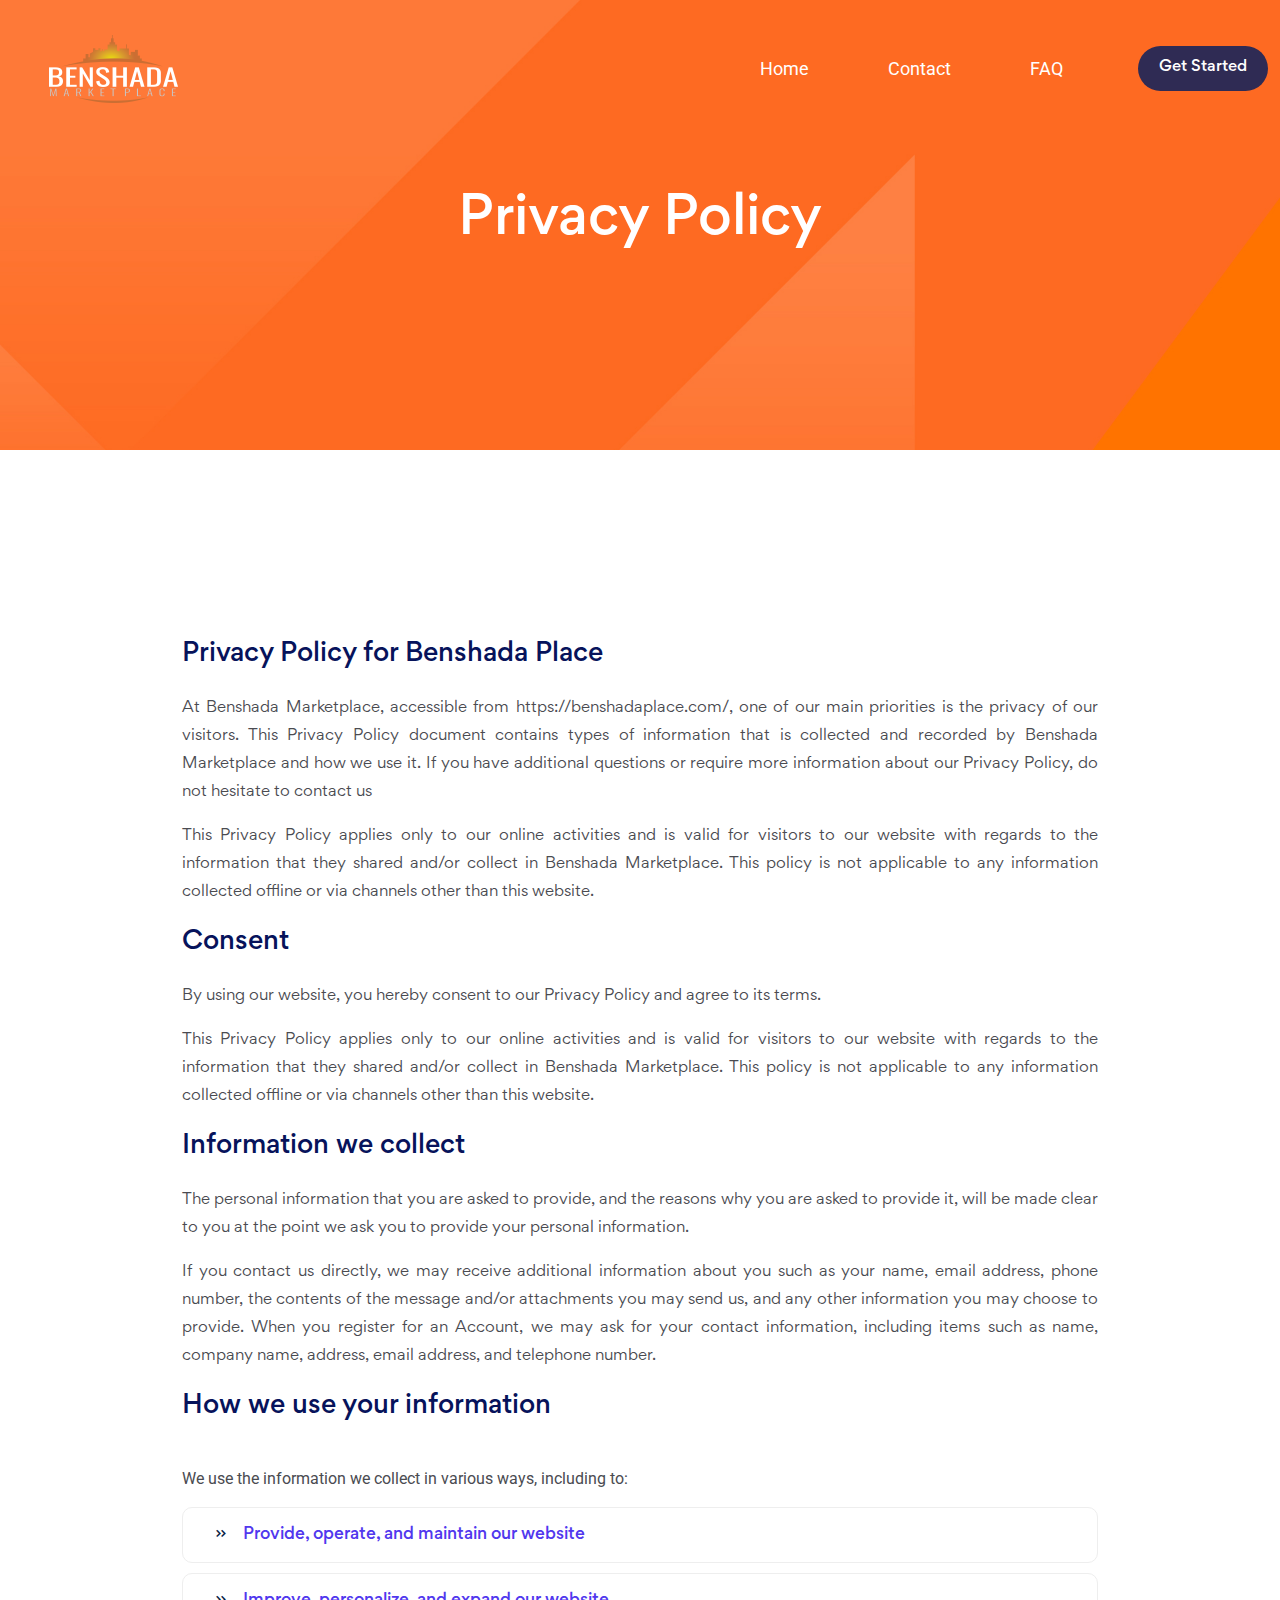
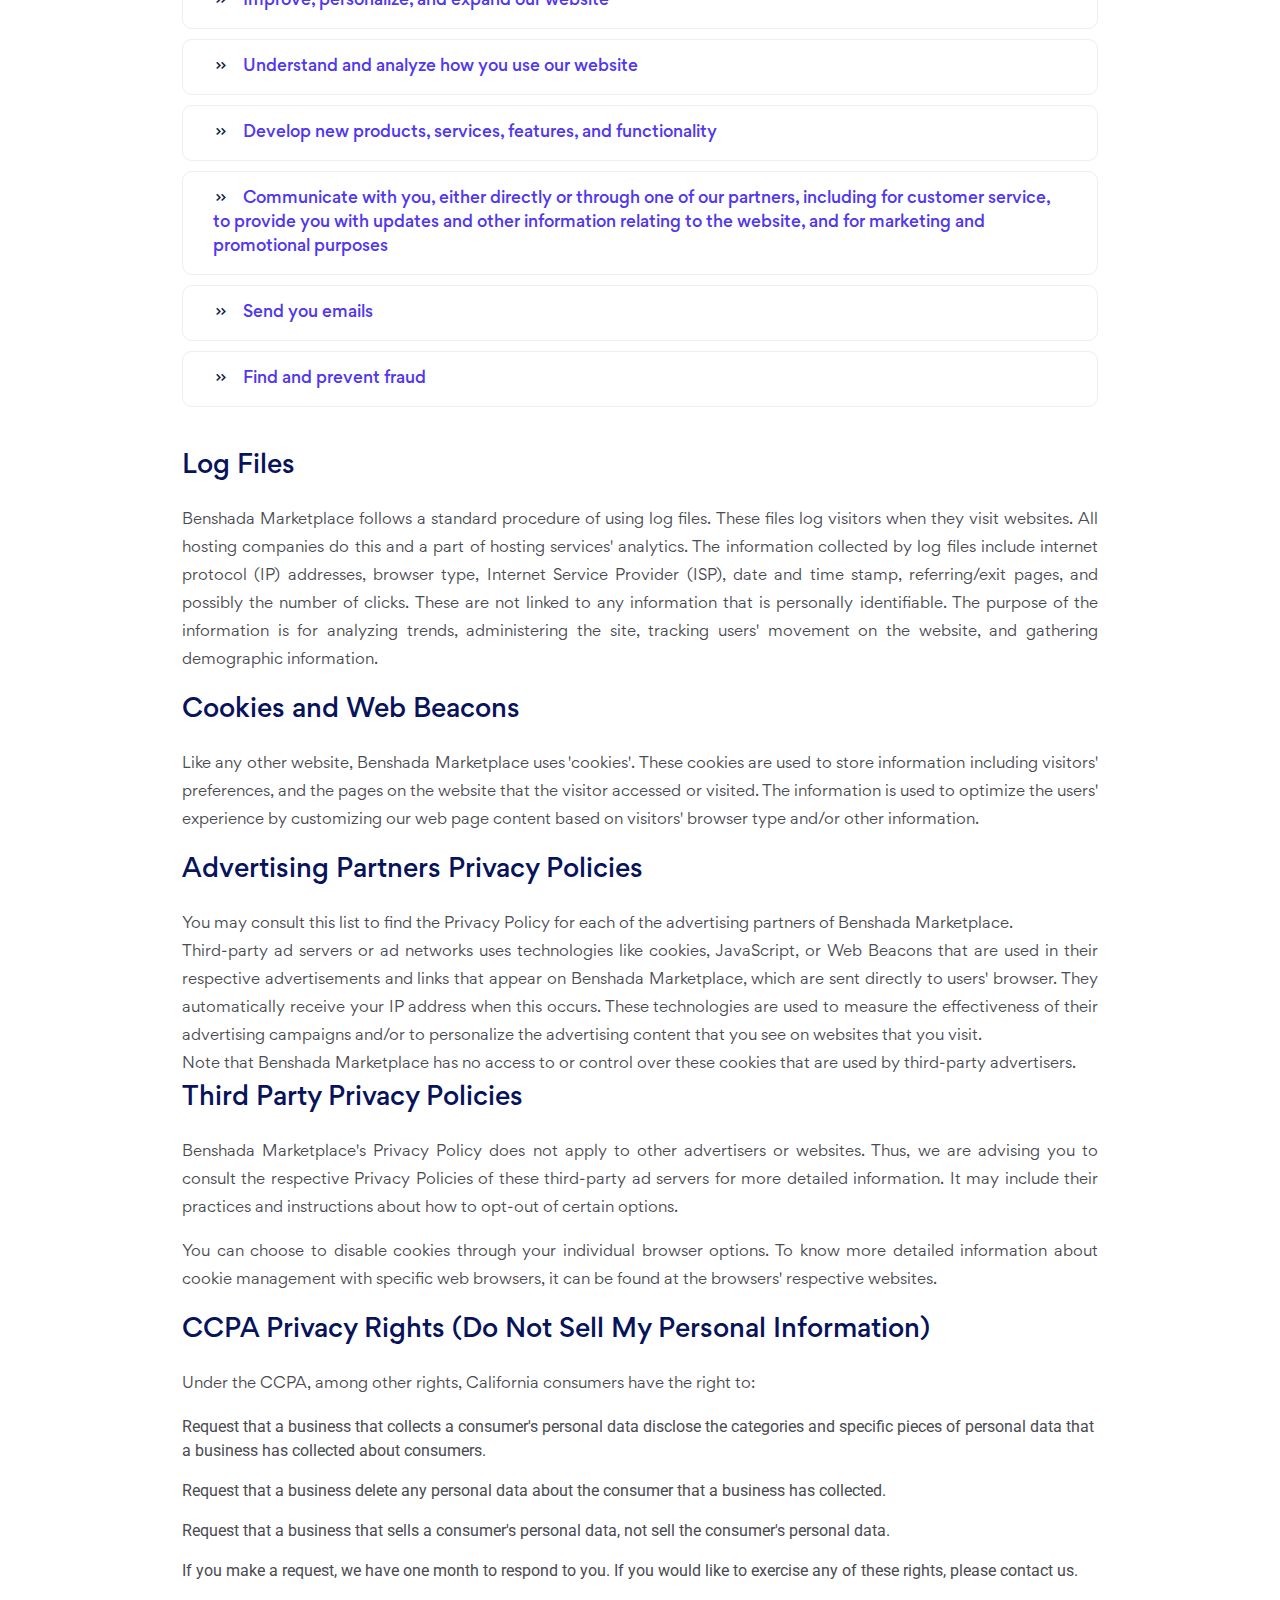
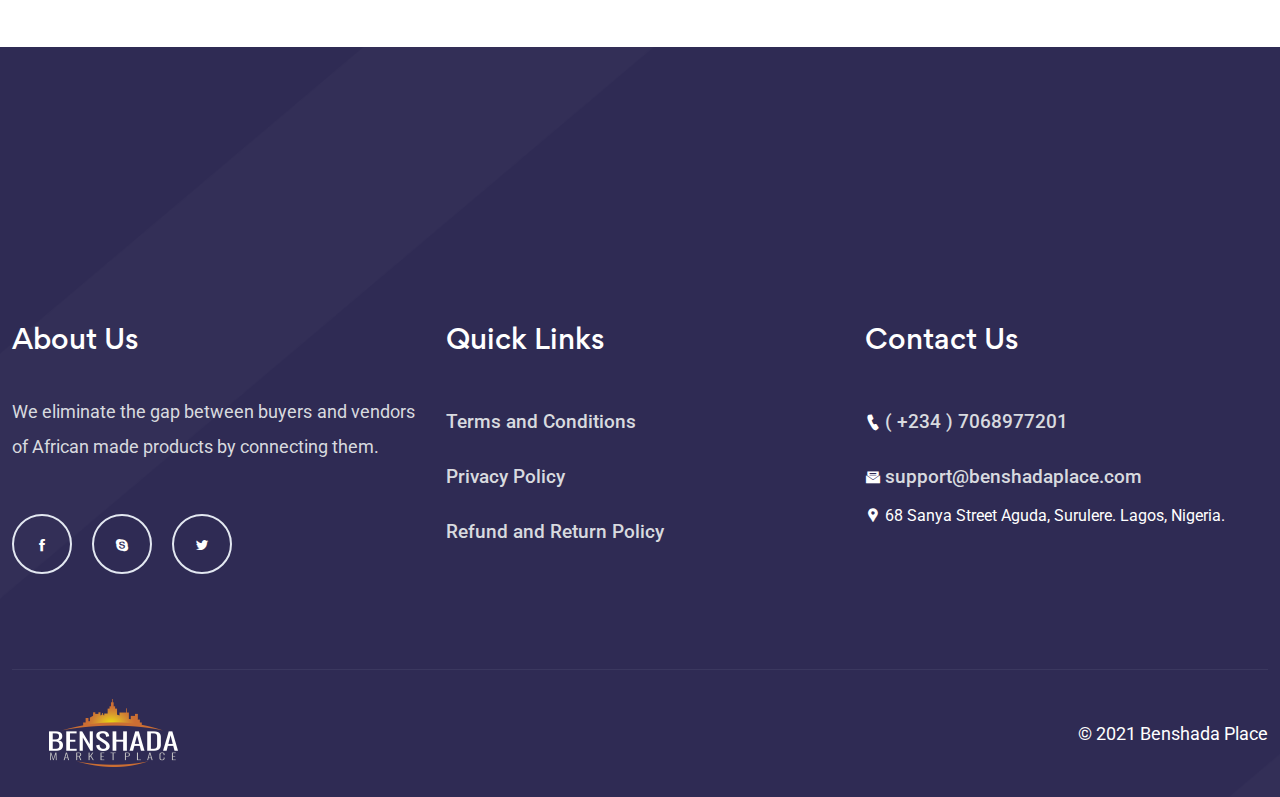
<file: privacy-policy.html>
<!DOCTYPE html>
<html lang="en" dir="ltr">

<head>

    <meta charset="UTF-8">
    <meta http-equiv="X-UA-Compatible" content="IE=edge">
    <meta name="viewport" content="width=device-width, initial-scale=1.0">
    <title>Privacy Policy - Benshada Place</title>
    <meta name="robots" content="index, follow" />
    <meta name="description" content="Extbot app landing bootstrap 5 template is an awesome website template for any app store.">
    <!-- Favicon -->
    <link rel="shortcut icon" type="image/x-icon" href="images/favicon.ico" />

    <!-- CSS
    ============================================ -->

    <link rel="stylesheet" href="css/bootstrap.min.css" />
    <link rel="stylesheet" href="css/icofont.min.css" />
    <link rel="stylesheet" href="css/animate.min.css">
    <link rel="stylesheet" href="css/swiper-bundle.min.css">
    <link rel="stylesheet" href="css/magnific-popup.min.css" />
    <link rel="stylesheet" href="css/gordita-font.css" />

    <!-- Style CSS -->
    <link rel="stylesheet" href="css/style.css">

</head>

<body>
    <div class="main-wrapper">

        <!-- Begin Main Header Area -->
        <header class="header">
            <div class="header-area header-position-absolute header-sticky header-style-2">
                <div class="container header-container">
                    <div class="row align-items-center">
                        <div class="col-xl-3 col-lg-2 col-6">
                            <a href="index.html" class="header-logo">
                                <img class="primary-img" src="images/logo/benshadalogo-white.png" alt="Header Logo">
                                <img class="sticky-img" src="images/logo/benshadalogo-black.png" alt="Header Logo">
                            </a>
                        </div>
                        <div class="col-xl-9 col-lg-10 col-6">
                            <div class="header-with-btn">
                                <div class="header-menu d-none d-lg-block">
                                    <nav class="header-menu-nav onepage-nav">
                                        <ul>
                                            <li class="header-drop-holder">
                                                <a href="index.html">Home</a>
                                            </li>
                                            <li>
                                                <a href="contact.html">Contact</a>
                                            </li>
                                            <li>
                                                <a href="faq.html">FAQ</a>
                                            </li>
                                        </ul>
                                    </nav>
                                </div>
                                <ul class="header-right">
                                    <li class="d-none d-md-block">
                                        <a class="btn btn-custom-size btn-md paua-color blackcurrant-hover" href="http://benshadaplace.com/marketplace">Get Started
                                            <!-- <i class="icofont-double-right"></i> -->
                                        </a>
                                    </li>
                                    <li class="d-flex d-lg-none">
                                        <button class="btn p-0" type="button" data-bs-toggle="offcanvas" data-bs-target="#offcanvasWithBothOptions" aria-controls="offcanvasWithBothOptions">
                                            <i class="icofont-navigation-menu"></i>
                                        </button>
                                    </li>
                                    <li class="setting-btn-wrap d-block d-md-none">
                                        <a href="#" class="setting-btn">
                                            <i class="icofont-ui-settings"></i>
                                        </a>
                                    </li>
                                </ul>
                            </div>
                        </div>
                        <div class="col-12">
                            <div class="setting-body">
                                <ul class="header-right setting-item">
                                    <li>
                                        <a class="btn btn-custom-size btn-md paua-color blackcurrant-hover" href="http://benshadaplace.com/marketplace">Get Started
                                            <i class="icofont-double-right"></i>
                                        </a>
                                    </li>
                                </ul>
                            </div>
                        </div>
                    </div>
                </div>
            </div>
            <div class="offcanvas offcanvas-start" data-bs-scroll="true" tabindex="-1" id="offcanvasWithBothOptions">
                <div class="offcanvas-header">
                    <a href="index.html" class="header-logo">
                        <img src="images/logo/benshadalogo-black.png" alt="Header Logo">
                    </a>
                    <button type="button" class="btn-close text-reset" data-bs-dismiss="offcanvas" aria-label="Close"></button>
                </div>
                <div class="offcanvas-body">
                    <div class="header-offcanvas-menu">
                        <nav class="header-offcanvas-nav onepage-offcanvas-nav">
                            <ul>
                                <li><a class="dropdown-item" href="index.html">Home</a></li>
                                <!-- <li>
                                    <div class="dropdown d-grid">
                                        <button type="button" class="btn dropdown-toggle" data-bs-toggle="dropdown" aria-expanded="false">
                                            Home
                                            <i class="icofont-rounded-down"></i>
                                        </button>
                                        <ul class="dropdown-menu">
                                            <li><a class="dropdown-item" href="index.html">Home 01</a></li>
                                            <li><a class="dropdown-item" href="index-2.html">Home 02</a></li>
                                            <li><a class="dropdown-item" href="index-3.html">Home 03</a></li>
                                            <li><a class="dropdown-item" href="index-4.html">Home 04</a></li>
                                            <li><a class="dropdown-item" href="index-5.html">Home 05</a></li>
                                        </ul>
                                    </div>
                                </li> -->
                                <li class="active">
                                    <a href="contact.html">Contact</a>
                                </li>
                                <li class="active">
                                    <a href="faq.html">FAQ</a>
                                </li>
                            </ul>
                        </nav>
                    </div>
                </div>
            </div>
        </header>
        <!-- Main Header Area End Here -->

        <!-- Begin Main Content Area -->
        <div class="main-content">
            <div class="breadcrumb-area breadcrumb-height" data-bg-image="images/hero/bg/2-1-1920x950.jpg">
                <div class="container h-100">
                    <div class="row h-100">
                        <div class="col-lg-12">
                            <div class="breadcrumb-item">
                                <h1 class="breadcrumb-title">Privacy Policy</h1>
                                <!-- <ul class="breadcrumb-list">
                                    <li>
                                        <a href="index.html">Home</a>
                                    </li>
                                    <li class="white-text"><span>Privacy Policy</span></li>
                                </ul> -->
                            </div>
                        </div>
                    </div>
                </div>
            </div>
            <div class="blog-area blog-detail">
                <div class="container">
                    <div class="row">
                        <div class="col-lg-12">
                            <!-- <div class="blog-item">
                                <div class="blog-content">
                                    <ul class="blog-meta">
                                        <li>
                                            <span class="author"><em>By</em> Harold Leonard</span>
                                            <span class="common date">03 April, 2021</span>
                                            <span class="common time">10 min read</span>
                                        </li>
                                    </ul>
                                    <h2 class="blog-title">Elite Licenser is a software license manager
                                        plugin for WordPress to protect your product
                                    </h2>
                                    <ul class="blog-tags">
                                        <li>
                                            <a class="wordpress" href="#">WordPress</a>
                                        </li>
                                        <li>
                                            <a class="woocommerce" href="#">WooCommerce</a>
                                        </li>
                                        <li>
                                            <a class="magento" href="#">Magento</a>
                                        </li>
                                        <li>
                                            <a class="laravel" href="#">Laravel</a>
                                        </li>
                                    </ul>
                                </div>
                                <div class="blog-img">
                                    <img src="images/blog/large-size/1-1-1170x550.webp" alt="Blog Image">
                                </div>
                            </div> -->
                            <div class="blog-detail-info">
                                <h2 class="title">Privacy Policy for Benshada Place
                                </h2>
                                <p class="desc" style="text-align: justify;">At Benshada Marketplace, accessible from https://benshadaplace.com/, one of our main priorities is the privacy of our visitors. This Privacy Policy document contains types of information that is collected and recorded by Benshada Marketplace and how we use it.
                                If you have additional questions or require more information about our Privacy Policy, do not hesitate to contact us
                                </p>
                                <p class="desc" style="text-align: justify;">
                                    This Privacy Policy applies only to our online activities and is valid for visitors to our website with regards to the information that they shared and/or collect in Benshada Marketplace. This policy is not applicable to any information collected offline or via channels other than this website.
                                </p>
                                <h2 class="title">Consent</h2>
                                <p class="desc" style="text-align: justify;">By using our website, you hereby consent to our Privacy Policy and agree to its terms.</p>
                                <p class="desc" style="text-align: justify;">
                                    This Privacy Policy applies only to our online activities and is valid for visitors to our website with regards to the information that they shared and/or collect in Benshada Marketplace. This policy is not applicable to any information collected offline or via channels other than this website.
                                </p>
                                <h2 class="title">Information we collect</h2>
                                <p class="desc" style="text-align: justify;">The personal information that you are asked to provide, and the reasons why you are asked to provide it, will be made clear to you at the point we ask you to provide your personal information.</p>
                                <p class="desc" style="text-align: justify;">
                                    If you contact us directly, we may receive additional information about you such as your name, email address, phone number, the contents of the message and/or attachments you may send us, and any other information you may choose to provide.
                                    When you register for an Account, we may ask for your contact information, including items such as name, company name, address, email address, and telephone number.
                                </p>
                                <div class="list-area">
                                    <h2 class="title">How we use your information</h2>
                                    <p>We use the information we collect in various ways, including to:</p>
                                    <ul class="list-item">
                                        <li>
                                            <a href="#">
                                                <i class="icofont-double-right"></i>
                                                Provide, operate, and maintain our website
                                            </a>
                                        </li>
                                        <li>
                                            <a href="#">
                                                <i class="icofont-double-right"></i>
                                                Improve, personalize, and expand our website
                                            </a>
                                        </li>
                                        <li>
                                            <a href="#">
                                                <i class="icofont-double-right"></i>
                                                Understand and analyze how you use our website
                                            </a>
                                        </li>
                                        <li>
                                            <a href="#">
                                                <i class="icofont-double-right"></i>
                                                Develop new products, services, features, and functionality
                                            </a>
                                        </li>
                                        <li>
                                            <a href="#">
                                                <i class="icofont-double-right"></i>
                                                Communicate with you, either directly or through one of our partners, including for customer service, to provide you with updates and other information relating to the website, and for marketing and promotional purposes
                                            </a>
                                        </li>
                                        <li>
                                            <a href="#">
                                                <i class="icofont-double-right"></i>
                                                Send you emails
                                            </a>
                                        </li>
                                        <li>
                                            <a href="#">
                                                <i class="icofont-double-right"></i>
                                                Find and prevent fraud
                                            </a>
                                        </li>
                                    </ul>
                                </div>
                                <h2 class="title">Log Files</h2>
                                <p class="desc" style="text-align: justify;">
                                    Benshada Marketplace follows a standard procedure of using log files. These files log visitors when they visit websites. All hosting companies do this and a part of hosting services' analytics. The information collected by log files include internet protocol (IP) addresses, browser type, Internet Service Provider (ISP), date and time stamp, referring/exit pages, and possibly the number of clicks. These are not linked to any information that is personally identifiable. The purpose of the information is for analyzing trends, administering the site, tracking users' movement on the website, and gathering demographic information.</p>
                                <h2 class="title">Cookies and Web Beacons</h2>
                                <p class="desc" style="text-align: justify;">
                                    Like any other website, Benshada Marketplace uses 'cookies'. These cookies are used to store information including visitors' preferences, and the pages on the website that the visitor accessed or visited. The information is used to optimize the users' experience by customizing our web page content based on visitors' browser type and/or other information.
                                </p>
                                <h2 class="title">Advertising Partners Privacy Policies</h2>
                                <p class="desc mb-0" style="text-align: justify;">
                                    You may consult this list to find the Privacy Policy for each of the advertising partners of Benshada Marketplace. <br>
                                    Third-party ad servers or ad networks uses technologies like cookies, JavaScript, or Web Beacons that are used in their respective advertisements and links that appear on Benshada Marketplace, which are sent directly to users' browser. They automatically receive your IP address when this occurs. These technologies are used to measure the effectiveness of their advertising campaigns and/or to personalize the advertising content that you see on websites that you visit.
                                </p>
                                <p class="desc mb-0" style="text-align: justify;">Note that Benshada Marketplace has no access to or control over these cookies that are used by third-party advertisers.</p>
                                <!-- <div class="single-img">
                                    <img src="images/blog/large-size/1-2-973x453.webp" alt="Blog Image">
                                </div> -->
                                <h2 class="title style-2">
                                    Third Party Privacy Policies
                                </h2>
                                <p class="desc" style="text-align: justify;">
                                    Benshada Marketplace's Privacy Policy does not apply to other advertisers or websites. Thus, we are advising you to consult the respective Privacy Policies of these third-party ad servers for more detailed information. It may include their practices and instructions about how to opt-out of certain options.
                                </p>
                                <p  class="desc" style="text-align: justify;">You can choose to disable cookies through your individual browser options. To know more detailed information about cookie management with specific web browsers, it can be found at the browsers' respective websites.</p>
                                <h2 class="title style-2">
                                    CCPA Privacy Rights (Do Not Sell My Personal Information)
                                </h2>
                                <p class="desc" style="text-align: justify;">
                                    Under the CCPA, among other rights, California consumers have the right to:
                                   <p>Request that a business that collects a consumer's personal data disclose the categories and specific pieces of personal data that a business has collected about consumers.</p> 
                                  <p>Request that a business delete any personal data about the consumer that a business has collected.</p> 
                                  <p>Request that a business that sells a consumer's personal data, not sell the consumer's personal data.</p>  
                                   <p>If you make a request, we have one month to respond to you. If you would like to exercise any of these rights, please contact us.</p> 
                                </p>

                                <!-- <div class="blog-social-link">
                                    <h2 class="title">Share this article:</h2>
                                    <ul class="social-list">
                                        <li>
                                            <a href="#" data-tippy="Facebook" data-tippy-inertia="true" data-tippy-animation="shift-away" data-tippy-delay="50" data-tippy-arrow="true" data-tippy-theme="sharpborder">
                                                <i class="icofont-facebook"></i>
                                            </a>
                                        </li>
                                        <li>
                                            <a href="#" data-tippy="Skype" data-tippy-inertia="true" data-tippy-animation="shift-away" data-tippy-delay="50" data-tippy-arrow="true" data-tippy-theme="sharpborder">
                                                <i class="icofont-skype"></i>
                                            </a>
                                        </li>
                                        <li>
                                            <a href="#" data-tippy="Twitter" data-tippy-inertia="true" data-tippy-animation="shift-away" data-tippy-delay="50" data-tippy-arrow="true" data-tippy-theme="sharpborder">
                                                <i class="icofont-twitter"></i>
                                            </a>
                                        </li>
                                        <li>
                                            <a href="#" data-tippy="Linkedin" data-tippy-inertia="true" data-tippy-animation="shift-away" data-tippy-delay="50" data-tippy-arrow="true" data-tippy-theme="sharpborder">
                                                <i class="icofont-linkedin"></i>
                                            </a>
                                        </li>
                                    </ul>
                                </div> -->
                            </div>
                        </div>
                    </div>
                </div>
            </div>
        </div>
       
        <br><br>
        <!-- Begin Footer Area -->
        <footer class="footer-style-2 footer-space-140" data-bg-image="images/footer/bg/1-1-1920x778.png">
            <div class="footer-top">
                <div class="container footer-container">
                    <div class="row">
                        <div class="col-lg-4">
                            <div class="footer-item mt-0">
                                <div class="footer-list">
                                    <h2 class="title">About Us</h2>
                                    <p class="footer-desc" style="text-align: justify;">We eliminate the gap between buyers and vendors of African made products by connecting them.
                                    </p>
                                </div>
                                <div class="footer-social-link">
                                    <ul>
                                        <li>
                                            <a href="https://www.example.com" rel="noreferrer" data-tippy="Facebook" data-tippy-inertia="true" data-tippy-animation="shift-away" data-tippy-delay="50" data-tippy-arrow="true" data-tippy-theme="sharpborder">
                                                <i class="icofont-facebook"></i>
                                            </a>
                                        </li>
                                        <li>
                                            <a href="https://www.example.com" rel="noreferrer" data-tippy="Skype" data-tippy-inertia="true" data-tippy-animation="shift-away" data-tippy-delay="50" data-tippy-arrow="true" data-tippy-theme="sharpborder">
                                                <i class="icofont-skype"></i>
                                            </a>
                                        </li>
                                        <li>
                                            <a href="https://www.example.com" rel="noreferrer" data-tippy="Twitter" data-tippy-inertia="true" data-tippy-animation="shift-away" data-tippy-delay="50" data-tippy-arrow="true" data-tippy-theme="sharpborder">
                                                <i class="icofont-twitter"></i>
                                            </a>
                                        </li>
                                    </ul>
                                </div>
                            </div>
                        </div>
                        <div class="col-lg-4">
                            <div class="footer-item-wrap row">
                                <div class="col-lg-7 col-md-4">
                                    <div class="footer-item">
                                        <div class="footer-list">
                                            <h2 class="title">Quick Links</h2>
                                            <ul>
                                                <li><a href="terms&condition.html">Terms and Conditions</a></li>
                                                <li><a href="privacy-policy.html">Privacy Policy</a></li>
                                                <li><a href="refund&return.html">Refund and Return Policy</a></li>
                                            </ul>
                                        </div>
                                    </div>
                                </div>
                            </div>
                        </div>
                        <div class="col-lg-4">
                        <div class="footer-item">
                            <div class="footer-list contact-list">
                                <h2 class="title">Contact Us</h2>
                                <ul>
                                    <li class="text-white">
                                        <i class="icofont-ui-call"></i>
                                        <a href="tel://2347068977201">( +234 ) 7068977201</a>
                                    </li>
                                    <li class="text-white">
                                        <i class="icofont-envelope-open"></i>
                                        <a href="mailto://support@benshadaplace.com">support@benshadaplace.com</a>
                                    </li>
                                    <li class="text-white">
                                        <i class="icofont-google-map"></i>
                                        <span>
                                            68 Sanya Street Aguda, Surulere. Lagos, Nigeria.
                                        </span>
                                    </li>
                                </ul>
                            </div>
                        </div>
                        </div>
                    </div>
                </div>
            </div>
            <div class="footer-bottom">
                <div class="container footer-container">
                    <div class="row">
                        <div class="col-12">
                            <div class="footer-bottom-item with-border">
                                <a class="footer-logo" href="index.html">
                                    <img src="images/logo/benshadalogo-white.png" alt="Logo">
                                </a>
                                <!-- <div class="btn-group">
                                    <a href="contact.html">
                                        <img src="images/button/4-1-176x59.png" alt="Button">
                                    </a>
                                    <a href="contact.html">
                                        <img src="images/button/4-2-176x59.png" alt="Button">
                                    </a>
                                </div> -->
                                <div class="footer-copyright white-text">
                                    <span>© 2021 Benshada Place</span>
                                </div>
                            </div>
                        </div>
                    </div>
                </div>
            </div>
        </footer>
        <!-- Footer Area End Here -->

        <!-- Begin Scroll To Top -->
        <a class="scroll-to-top style-5" href="">
            <i class="icofont-arrow-up"></i>
        </a>
        <!-- Scroll To Top End Here -->

    </div>

    <!-- Global Vendor, plugins JS -->

    <!-- JS Files
    ============================================ -->

    <script src="js/vendor/bootstrap.bundle.min.js"></script>
    <script src="js/vendor/jquery-3.6.0.min.js"></script>
    <script src="js/vendor/jquery-migrate-3.3.2.min.js"></script>
    <script src="js/vendor/modernizr-3.11.2.min.js"></script>
    <script src="js/plugins/wow.min.js"></script>
    <script src="js/plugins/swiper-bundle.min.js"></script>
    <script src="js/plugins/parallax.min.js"></script>
    <script src="js/plugins/jquery.magnific-popup.min.js"></script>
    <script src="js/plugins/tippy.min.js"></script>
    <script src="js/plugins/mailchimp-ajax.js"></script>
    <script src="js/plugins/one-page-nav.min.js"></script>

    <!--Main JS (Common Activation Codes)-->
    <script src="js/main.js"></script>

</body>

</html>
</file>
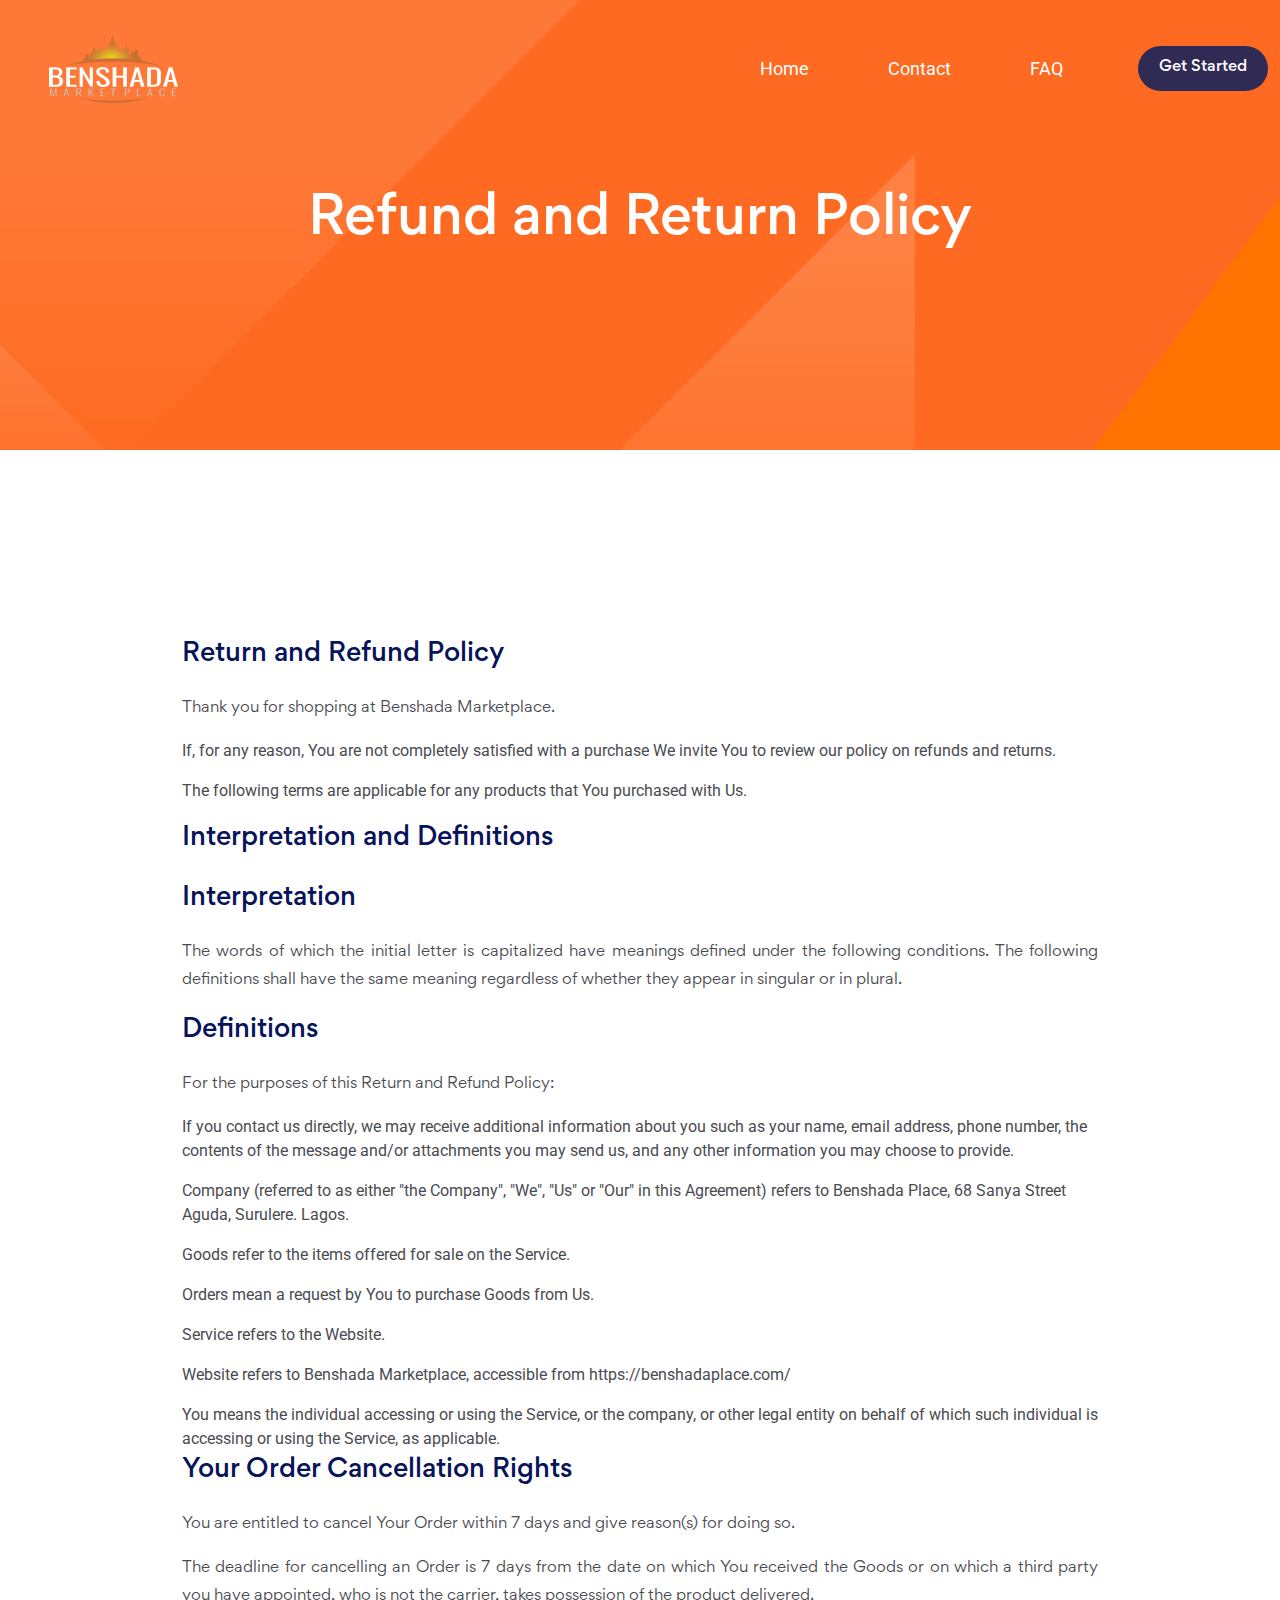
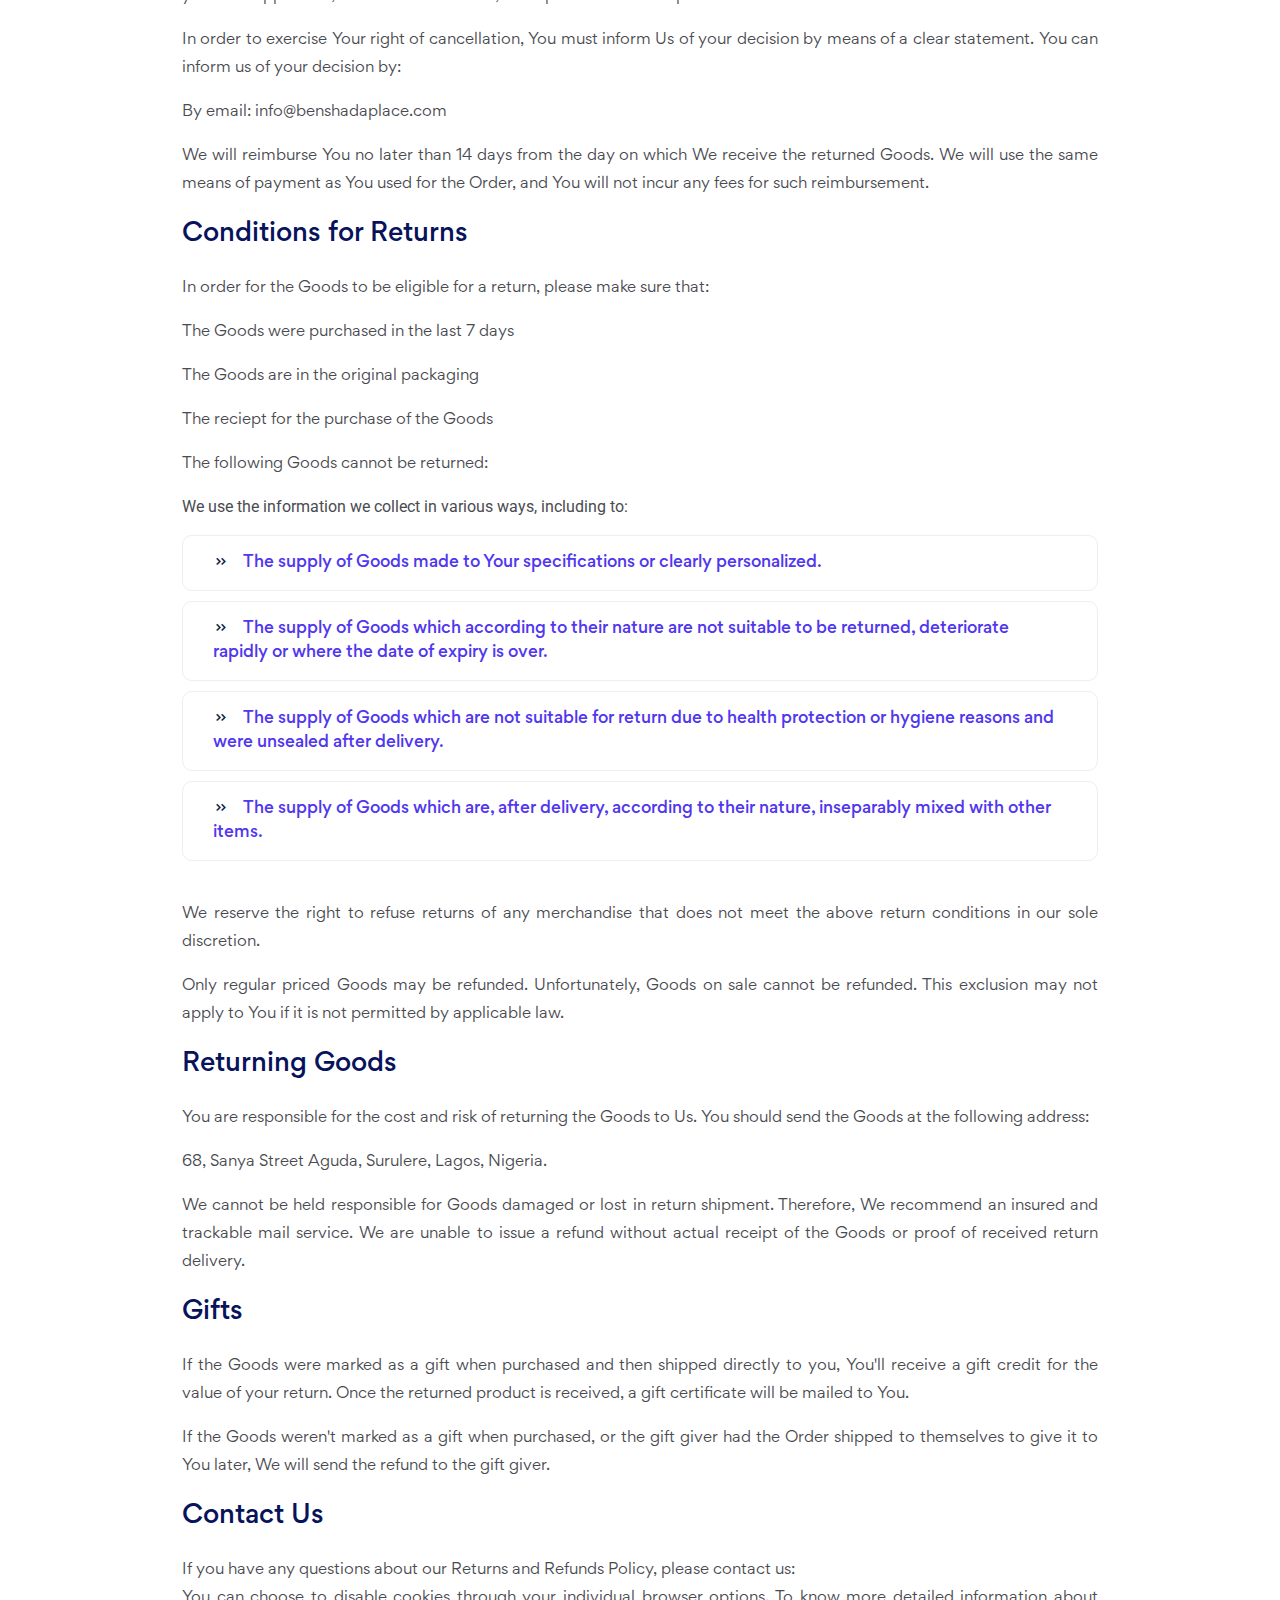
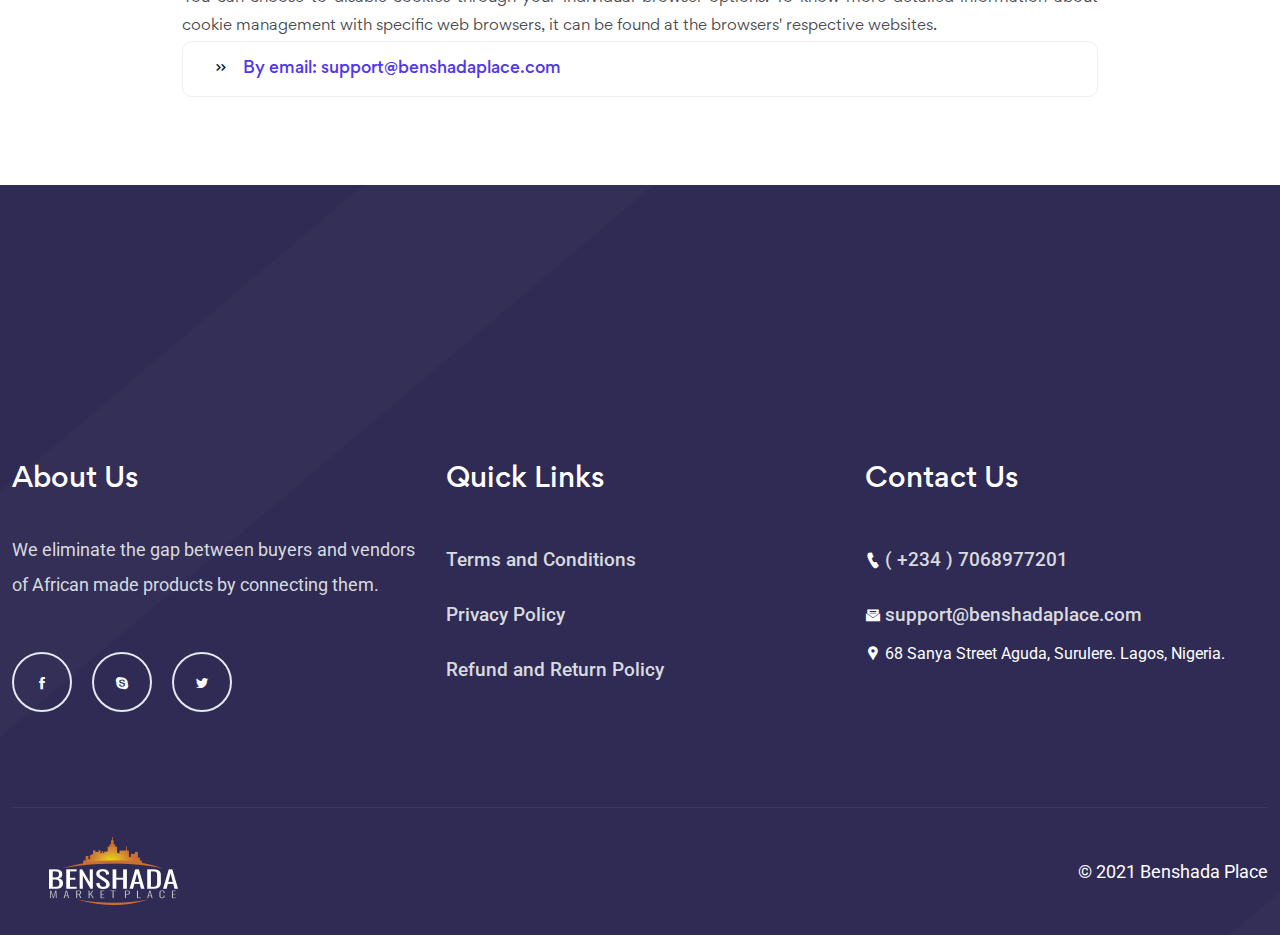
<file: refund&return.html>
<!DOCTYPE html>
<html lang="en" dir="ltr">

<head>

    <meta charset="UTF-8">
    <meta http-equiv="X-UA-Compatible" content="IE=edge">
    <meta name="viewport" content="width=device-width, initial-scale=1.0">
    <title>Refund and Return Policy - Benshada Place</title>
    <meta name="robots" content="index, follow" />
    <meta name="description" content="Extbot app landing bootstrap 5 template is an awesome website template for any app store.">
    <!-- Favicon -->
    <link rel="shortcut icon" type="image/x-icon" href="images/favicon.ico" />

    <!-- CSS
    ============================================ -->

    <link rel="stylesheet" href="css/bootstrap.min.css" />
    <link rel="stylesheet" href="css/icofont.min.css" />
    <link rel="stylesheet" href="css/animate.min.css">
    <link rel="stylesheet" href="css/swiper-bundle.min.css">
    <link rel="stylesheet" href="css/magnific-popup.min.css" />
    <link rel="stylesheet" href="css/gordita-font.css" />

    <!-- Style CSS -->
    <link rel="stylesheet" href="css/style.css">

</head>

<body>
    <div class="main-wrapper">

        <!-- Begin Main Header Area -->
        <header class="header">
            <div class="header-area header-position-absolute header-sticky header-style-2">
                <div class="container header-container">
                    <div class="row align-items-center">
                        <div class="col-xl-3 col-lg-2 col-6">
                            <a href="index.html" class="header-logo">
                                <img class="primary-img" src="images/logo/benshadalogo-white.png" alt="Header Logo">
                                <img class="sticky-img" src="images/logo/benshadalogo-black.png" alt="Header Logo">
                            </a>
                        </div>
                        <div class="col-xl-9 col-lg-10 col-6">
                            <div class="header-with-btn">
                                <div class="header-menu d-none d-lg-block">
                                    <nav class="header-menu-nav onepage-nav">
                                        <ul>
                                            <li class="header-drop-holder">
                                                <a href="index-2.html">Home</a>
                                            </li>
                                            <li>
                                                <a href="contact.html">Contact</a>
                                            </li>
                                            <li>
                                                <a href="faq.html">FAQ</a>
                                            </li>
                                        </ul>
                                    </nav>
                                </div>
                                <ul class="header-right">
                                    <li class="d-none d-md-block">
                                        <a class="btn btn-custom-size btn-md paua-color blackcurrant-hover" href="http://benshadaplace.com/marketplace">Get Started
                                            <!-- <i class="icofont-double-right"></i> -->
                                        </a>
                                    </li>
                                    <li class="d-flex d-lg-none">
                                        <button class="btn p-0" type="button" data-bs-toggle="offcanvas" data-bs-target="#offcanvasWithBothOptions" aria-controls="offcanvasWithBothOptions">
                                            <i class="icofont-navigation-menu"></i>
                                        </button>
                                    </li>
                                    <li class="setting-btn-wrap d-block d-md-none">
                                        <a href="#" class="setting-btn">
                                            <i class="icofont-ui-settings"></i>
                                        </a>
                                    </li>
                                </ul>
                            </div>
                        </div>
                        <div class="col-12">
                            <div class="setting-body">
                                <ul class="header-right setting-item">
                                    <li>
                                        <a class="btn btn-custom-size btn-md paua-color blackcurrant-hover" href="http://benshadaplace.com/marketplace">Get Started
                                            <i class="icofont-double-right"></i>
                                        </a>
                                    </li>
                                </ul>
                            </div>
                        </div>
                    </div>
                </div>
            </div>
            <div class="offcanvas offcanvas-start" data-bs-scroll="true" tabindex="-1" id="offcanvasWithBothOptions">
                <div class="offcanvas-header">
                    <a href="index.html" class="header-logo">
                        <img src="images/logo/benshadalogo-black.png" alt="Header Logo">
                    </a>
                    <button type="button" class="btn-close text-reset" data-bs-dismiss="offcanvas" aria-label="Close"></button>
                </div>
                <div class="offcanvas-body">
                    <div class="header-offcanvas-menu">
                        <nav class="header-offcanvas-nav onepage-offcanvas-nav">
                            <ul>
                                <li><a class="dropdown-item" href="index-2.html">Home</a></li>
                                <!-- <li>
                                    <div class="dropdown d-grid">
                                        <button type="button" class="btn dropdown-toggle" data-bs-toggle="dropdown" aria-expanded="false">
                                            Home
                                            <i class="icofont-rounded-down"></i>
                                        </button>
                                        <ul class="dropdown-menu">
                                            <li><a class="dropdown-item" href="index.html">Home 01</a></li>
                                            <li><a class="dropdown-item" href="index-2.html">Home 02</a></li>
                                            <li><a class="dropdown-item" href="index-3.html">Home 03</a></li>
                                            <li><a class="dropdown-item" href="index-4.html">Home 04</a></li>
                                            <li><a class="dropdown-item" href="index-5.html">Home 05</a></li>
                                        </ul>
                                    </div>
                                </li> -->
                                <li class="active">
                                    <a href="contact.html">Contact</a>
                                </li>
                                <li class="active">
                                    <a href="faq.html">FAQ</a>
                                </li>
                            </ul>
                        </nav>
                    </div>
                </div>
            </div>
        </header>
        <!-- Main Header Area End Here -->

        <!-- Begin Main Content Area -->
        <div class="main-content">
            <div class="breadcrumb-area breadcrumb-height" data-bg-image="images/hero/bg/2-1-1920x950.jpg">
                <div class="container h-100">
                    <div class="row h-100">
                        <div class="col-lg-12">
                            <div class="breadcrumb-item">
                                <h1 class="breadcrumb-title">Refund and Return Policy</h1>
                                <!-- <ul class="breadcrumb-list">
                                    <li>
                                        <a href="index.html">Home</a>
                                    </li>
                                    <li><span>Refund and Return Policy</span></li>
                                </ul> -->
                            </div>
                        </div>
                    </div>
                </div>
            </div>
            <div class="blog-area blog-detail">
                <div class="container">
                    <div class="row">
                        <div class="col-lg-12">
                            <!-- <div class="blog-item">
                                <div class="blog-content">
                                    <ul class="blog-meta">
                                        <li>
                                            <span class="author"><em>By</em> Harold Leonard</span>
                                            <span class="common date">03 April, 2021</span>
                                            <span class="common time">10 min read</span>
                                        </li>
                                    </ul>
                                    <h2 class="blog-title">Elite Licenser is a software license manager
                                        plugin for WordPress to protect your product
                                    </h2>
                                    <ul class="blog-tags">
                                        <li>
                                            <a class="wordpress" href="#">WordPress</a>
                                        </li>
                                        <li>
                                            <a class="woocommerce" href="#">WooCommerce</a>
                                        </li>
                                        <li>
                                            <a class="magento" href="#">Magento</a>
                                        </li>
                                        <li>
                                            <a class="laravel" href="#">Laravel</a>
                                        </li>
                                    </ul>
                                </div>
                                <div class="blog-img">
                                    <img src="images/blog/large-size/1-1-1170x550.webp" alt="Blog Image">
                                </div>
                            </div> -->
                            <div class="blog-detail-info">
                                <h2 class="title">Return and Refund Policy
                                </h2>
                                <p class="desc" style="text-align: justify;">Thank you for shopping at Benshada Marketplace.</p>
                                <p>If, for any reason, You are not completely satisfied with a purchase We invite You to review our policy on refunds and returns.</p>    
                                <p>The following terms are applicable for any products that You purchased with Us.</p> 
                                
                                <!-- <p class="desc" style="text-align: justify;">
                                    This Privacy Policy applies only to our online activities and is valid for visitors to our website with regards to the information that they shared and/or collect in Benshada Marketplace. This policy is not applicable to any information collected offline or via channels other than this website.
                                </p> -->
                                <h2 class="title">Interpretation and Definitions</h2>
                                <h2 class="title">Interpretation</h2>
                                <p class="desc" style="text-align: justify;">The words of which the initial letter is capitalized have meanings defined under the following conditions. The following definitions shall have the same meaning regardless of whether they appear in singular or in plural.</p>
                                <h2 class="title">Definitions</h2>
                                <p class="desc" style="text-align: justify;">
                                    For the purposes of this Return and Refund Policy:</p>

                                 <p>If you contact us directly, we may receive additional information about you such as your name, email address, phone number, the contents of the message and/or attachments you may send us, and any other information you may choose to provide.</p>

                                  <p>Company (referred to as either "the Company", "We", "Us" or "Our" in this Agreement) refers to Benshada Place, 68 Sanya Street Aguda, Surulere. Lagos.</p> 
                                  <p>Goods refer to the items offered for sale on the Service.</p> 
                                  <p>Orders mean a request by You to purchase Goods from Us.</p> 
                                  <p>Service refers to the Website.</p> 
                                  <p>Website refers to Benshada Marketplace, accessible from https://benshadaplace.com/</p> 
                                    You means the individual accessing or using the Service, or the company, or other legal entity on behalf of which such individual is accessing or using the Service, as applicable.
                                
                                <h2 class="title">Your Order Cancellation Rights</h2>
                                <p class="desc" style="text-align: justify;">You are entitled to cancel Your Order within 7 days and give reason(s) for doing so.</p>
                                <p class="desc" style="text-align: justify;">
                                    The deadline for cancelling an Order is 7 days from the date on which You received the Goods or on which a third party you have appointed, who is not the carrier, takes possession of the product delivered.
                                </p>
                                <p class="desc" style="text-align: justify;">
                                    In order to exercise Your right of cancellation, You must inform Us of your decision by means of a clear statement. You can inform us of your decision by:
                                </p>
                                <p class="desc" style="text-align: justify;">
                                    By email: info@benshadaplace.com
                                </p>
                                <p class="desc" style="text-align: justify;">
                                    We will reimburse You no later than 14 days from the day on which We receive the returned Goods. We will use the same means of payment as You used for the Order, and You will not incur any fees for such reimbursement.
                                </p>

                                <h2 class="title">Conditions for Returns</h2>
                                <p class="desc" style="text-align: justify;">In order for the Goods to be eligible for a return, please make sure that:</p>
                                <p class="desc" style="text-align: justify;">
                                    The Goods were purchased in the last 7 days
                                </p>
                                <p class="desc" style="text-align: justify;">
                                    The Goods are in the original packaging
                                </p>
                                <p class="desc" style="text-align: justify;">
                                    The reciept for the purchase of the Goods
                                </p>
                                <p class="desc" style="text-align: justify;">
                                    The following Goods cannot be returned:
                                </p>
                                <div class="list-area">
                                    <p>We use the information we collect in various ways, including to:</p>
                                    <ul class="list-item">
                                        <li>
                                            <a href="#">
                                                <i class="icofont-double-right"></i>
                                                The supply of Goods made to Your specifications or clearly personalized.
                                            </a>
                                        </li>
                                        <li>
                                            <a href="#">
                                                <i class="icofont-double-right"></i>
                                                The supply of Goods which according to their nature are not suitable to be returned, deteriorate rapidly or where the date of expiry is over.
                                            </a>
                                        </li>
                                        <li>
                                            <a href="#">
                                                <i class="icofont-double-right"></i>
                                                The supply of Goods which are not suitable for return due to health protection or hygiene reasons and were unsealed after delivery.
                                            </a>
                                        </li>
                                        <li>
                                            <a href="#">
                                                <i class="icofont-double-right"></i>
                                                The supply of Goods which are, after delivery, according to their nature, inseparably mixed with other items.
                                            </a>
                                        </li>
                                    </ul>
                                </div>
                                <p class="desc" style="text-align: justify;">
                                    We reserve the right to refuse returns of any merchandise that does not meet the above return conditions in our sole discretion.</p>
                                    <p class="desc" style="text-align: justify;">
                                        Only regular priced Goods may be refunded. Unfortunately, Goods on sale cannot be refunded. This exclusion may not apply to You if it is not permitted by applicable law.</p>
                                <h2 class="title">Returning Goods</h2>
                                <p class="desc" style="text-align: justify;">
                                    You are responsible for the cost and risk of returning the Goods to Us. You should send the Goods at the following address:</p>
                                    <p class="desc" style="text-align: justify;">
                                        68, Sanya Street Aguda, Surulere, Lagos, Nigeria.</p>
                                <p class="desc" style="text-align: justify;">We cannot be held responsible for Goods damaged or lost in return shipment. Therefore, We recommend an insured and trackable mail service. We are unable to issue a refund without actual receipt of the Goods or proof of received return delivery.</p>
                                <h2 class="title">Gifts</h2>
                                <p class="desc" style="text-align: justify;">
                                    If the Goods were marked as a gift when purchased and then shipped directly to you, You'll receive a gift credit for the value of your return. Once the returned product is received, a gift certificate will be mailed to You.
                                </p>
                                <p class="desc" style="text-align: justify;">
                                    If the Goods weren't marked as a gift when purchased, or the gift giver had the Order shipped to themselves to give it to You later, We will send the refund to the gift giver.
                                </p>
                                <h2 class="title">Contact Us</h2>
                                <p class="desc mb-0" style="text-align: justify;">
                                    If you have any questions about our Returns and Refunds Policy, please contact us:
                                </p>
                                <p class="desc mb-0" style="text-align: justify;">You can choose to disable cookies through your individual browser options. To know more detailed information about cookie management with specific web browsers, it can be found at the browsers' respective websites.</p>

                                <div class="list-area">
                                    <ul class="list-item">
                                        <li>
                                            <a href="mailto://support@benshadaplace.com">
                                                <i class="icofont-double-right"></i>
                                                By email: support@benshadaplace.com
                                            </a>
                                        </li>
                                    </ul>
                                </div>
                                <!-- <div class="blog-social-link">
                                    <h2 class="title">Share this article:</h2>
                                    <ul class="social-list">
                                        <li>
                                            <a href="#" data-tippy="Facebook" data-tippy-inertia="true" data-tippy-animation="shift-away" data-tippy-delay="50" data-tippy-arrow="true" data-tippy-theme="sharpborder">
                                                <i class="icofont-facebook"></i>
                                            </a>
                                        </li>
                                        <li>
                                            <a href="#" data-tippy="Skype" data-tippy-inertia="true" data-tippy-animation="shift-away" data-tippy-delay="50" data-tippy-arrow="true" data-tippy-theme="sharpborder">
                                                <i class="icofont-skype"></i>
                                            </a>
                                        </li>
                                        <li>
                                            <a href="#" data-tippy="Twitter" data-tippy-inertia="true" data-tippy-animation="shift-away" data-tippy-delay="50" data-tippy-arrow="true" data-tippy-theme="sharpborder">
                                                <i class="icofont-twitter"></i>
                                            </a>
                                        </li>
                                        <li>
                                            <a href="#" data-tippy="Linkedin" data-tippy-inertia="true" data-tippy-animation="shift-away" data-tippy-delay="50" data-tippy-arrow="true" data-tippy-theme="sharpborder">
                                                <i class="icofont-linkedin"></i>
                                            </a>
                                        </li>
                                    </ul>
                                </div> -->
                            </div>
                        </div>
                    </div>
                </div>
            </div>
        </div>
        <!-- Main Content Area End Here -->

        
        <br><br>
        <!-- Begin Footer Area -->
        <footer class="footer-style-2 footer-space-140" data-bg-image="images/footer/bg/1-1-1920x778.png">
            <div class="footer-top">
                <div class="container footer-container">
                    <div class="row">
                        <div class="col-lg-4">
                            <div class="footer-item mt-0">
                                <div class="footer-list">
                                    <h2 class="title">About Us</h2>
                                    <p class="footer-desc" style="text-align: justify;">We eliminate the gap between buyers and vendors of African made products by connecting them.
                                    </p>
                                </div>
                                <div class="footer-social-link">
                                    <ul>
                                        <li>
                                            <a href="https://www.example.com" rel="noreferrer" data-tippy="Facebook" data-tippy-inertia="true" data-tippy-animation="shift-away" data-tippy-delay="50" data-tippy-arrow="true" data-tippy-theme="sharpborder">
                                                <i class="icofont-facebook"></i>
                                            </a>
                                        </li>
                                        <li>
                                            <a href="https://www.example.com" rel="noreferrer" data-tippy="Skype" data-tippy-inertia="true" data-tippy-animation="shift-away" data-tippy-delay="50" data-tippy-arrow="true" data-tippy-theme="sharpborder">
                                                <i class="icofont-skype"></i>
                                            </a>
                                        </li>
                                        <li>
                                            <a href="https://www.example.com" rel="noreferrer" data-tippy="Twitter" data-tippy-inertia="true" data-tippy-animation="shift-away" data-tippy-delay="50" data-tippy-arrow="true" data-tippy-theme="sharpborder">
                                                <i class="icofont-twitter"></i>
                                            </a>
                                        </li>
                                    </ul>
                                </div>
                            </div>
                        </div>
                        <div class="col-lg-4">
                            <div class="footer-item-wrap row">
                                <div class="col-lg-7 col-md-4">
                                    <div class="footer-item">
                                        <div class="footer-list">
                                            <h2 class="title">Quick Links</h2>
                                            <ul>
                                                <li><a href="terms&condition.html">Terms and Conditions</a></li>
                                                <li><a href="privacy-policy.html">Privacy Policy</a></li>
                                                <li><a href="refund&return.html">Refund and Return Policy</a></li>
                                            </ul>
                                        </div>
                                    </div>
                                </div>
                            </div>
                        </div>
                        <div class="col-lg-4">
                        <div class="footer-item">
                            <div class="footer-list contact-list">
                                <h2 class="title">Contact Us</h2>
                                <ul>
                                    <li class="text-white">
                                        <i class="icofont-ui-call"></i>
                                        <a href="tel://2347068977201">( +234 ) 7068977201</a>
                                    </li>
                                    <li class="text-white">
                                        <i class="icofont-envelope-open"></i>
                                        <a href="mailto://support@benshadaplace.com">support@benshadaplace.com</a>
                                    </li>
                                    <li class="text-white">
                                        <i class="icofont-google-map"></i>
                                        <span>
                                            68 Sanya Street Aguda, Surulere. Lagos, Nigeria.
                                        </span>
                                    </li>
                                </ul>
                            </div>
                        </div>
                        </div>
                    </div>
                </div>
            </div>
            <div class="footer-bottom">
                <div class="container footer-container">
                    <div class="row">
                        <div class="col-12">
                            <div class="footer-bottom-item with-border">
                                <a class="footer-logo" href="index.html">
                                    <img src="images/logo/benshadalogo-white.png" alt="Logo">
                                </a>
                                <!-- <div class="btn-group">
                                    <a href="contact.html">
                                        <img src="images/button/4-1-176x59.png" alt="Button">
                                    </a>
                                    <a href="contact.html">
                                        <img src="images/button/4-2-176x59.png" alt="Button">
                                    </a>
                                </div> -->
                                <div class="footer-copyright white-text">
                                    <span>© 2021 Benshada Place</span>
                                </div>
                            </div>
                        </div>
                    </div>
                </div>
            </div>
        </footer>
        <!-- Footer Area End Here -->

        <!-- Begin Scroll To Top -->
        <a class="scroll-to-top style-5" href="">
            <i class="icofont-arrow-up"></i>
        </a>
        <!-- Scroll To Top End Here -->

    </div>

    <!-- Global Vendor, plugins JS -->

    <!-- JS Files
    ============================================ -->

    <script src="js/vendor/bootstrap.bundle.min.js"></script>
    <script src="js/vendor/jquery-3.6.0.min.js"></script>
    <script src="js/vendor/jquery-migrate-3.3.2.min.js"></script>
    <script src="js/vendor/modernizr-3.11.2.min.js"></script>
    <script src="js/plugins/wow.min.js"></script>
    <script src="js/plugins/swiper-bundle.min.js"></script>
    <script src="js/plugins/parallax.min.js"></script>
    <script src="js/plugins/jquery.magnific-popup.min.js"></script>
    <script src="js/plugins/tippy.min.js"></script>
    <script src="js/plugins/mailchimp-ajax.js"></script>
    <script src="js/plugins/one-page-nav.min.js"></script>

    <!--Main JS (Common Activation Codes)-->
    <script src="js/main.js"></script>

</body>

</html>
</file>
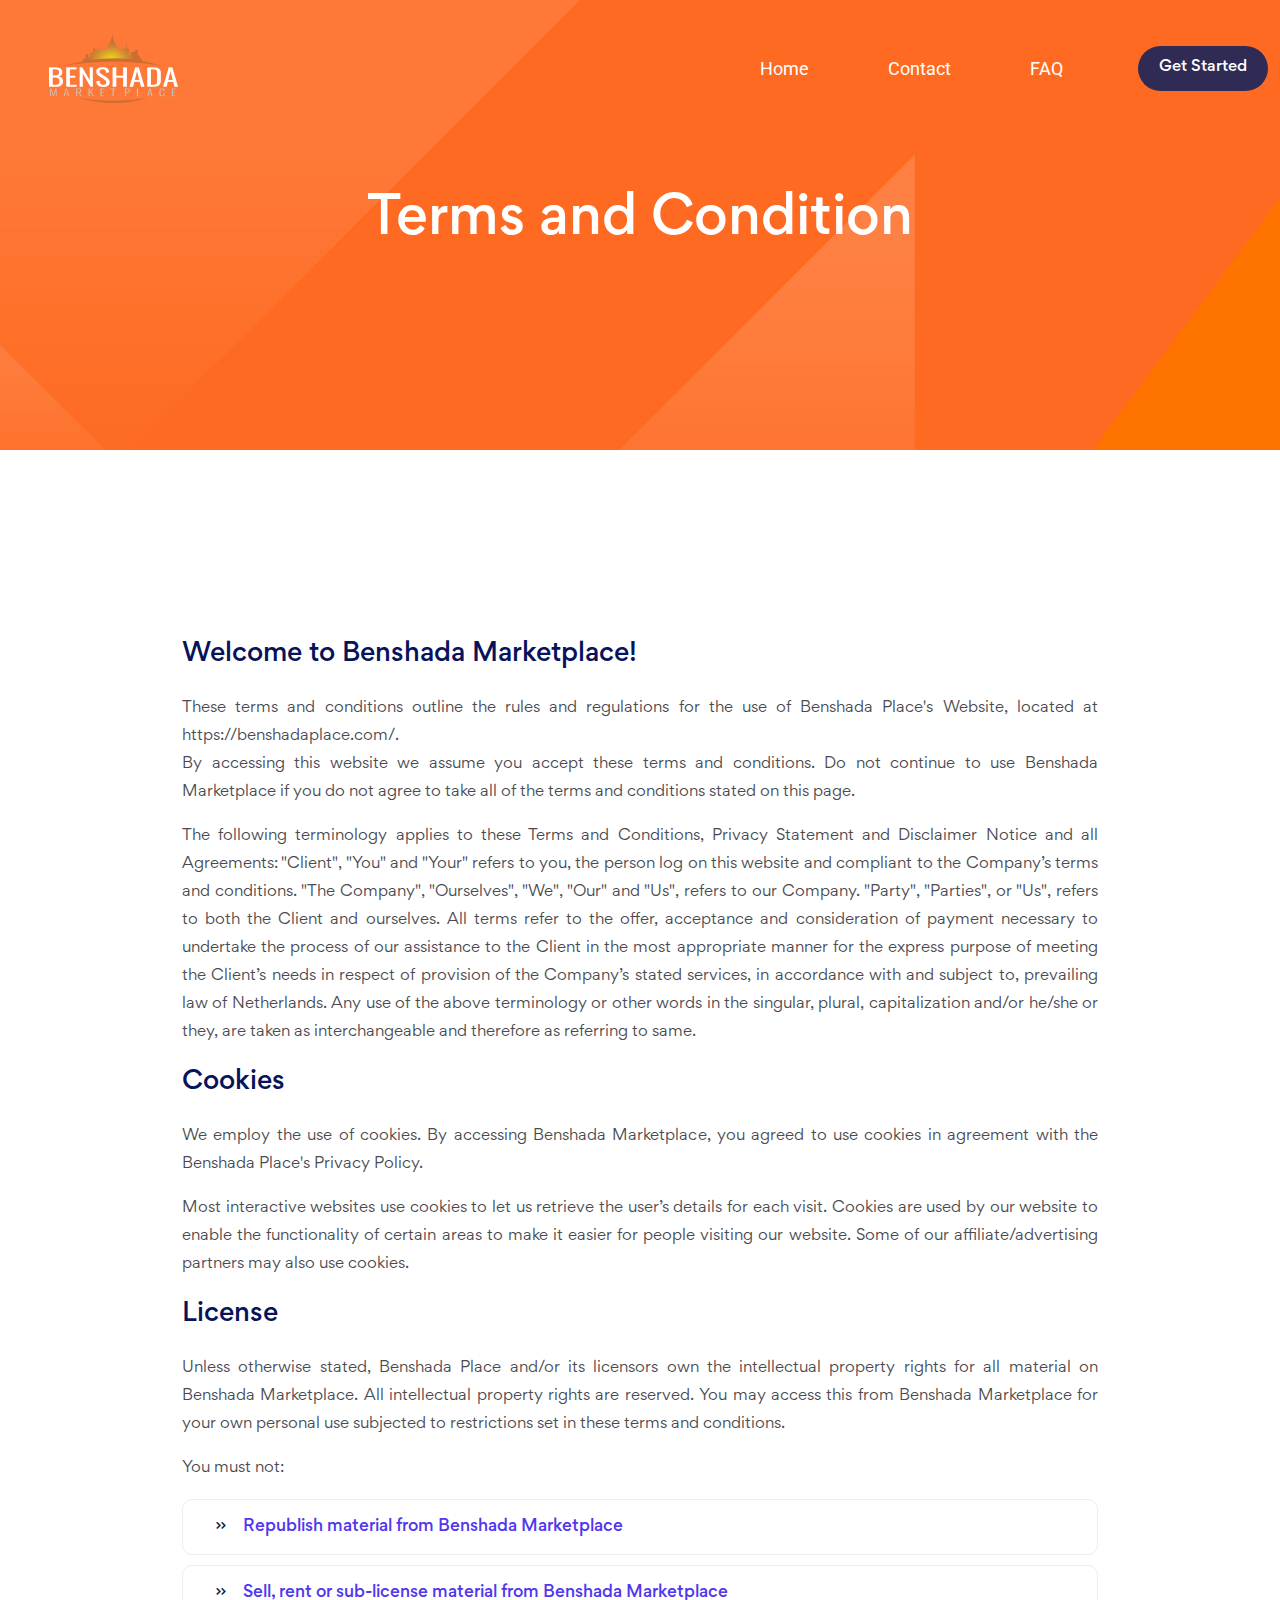
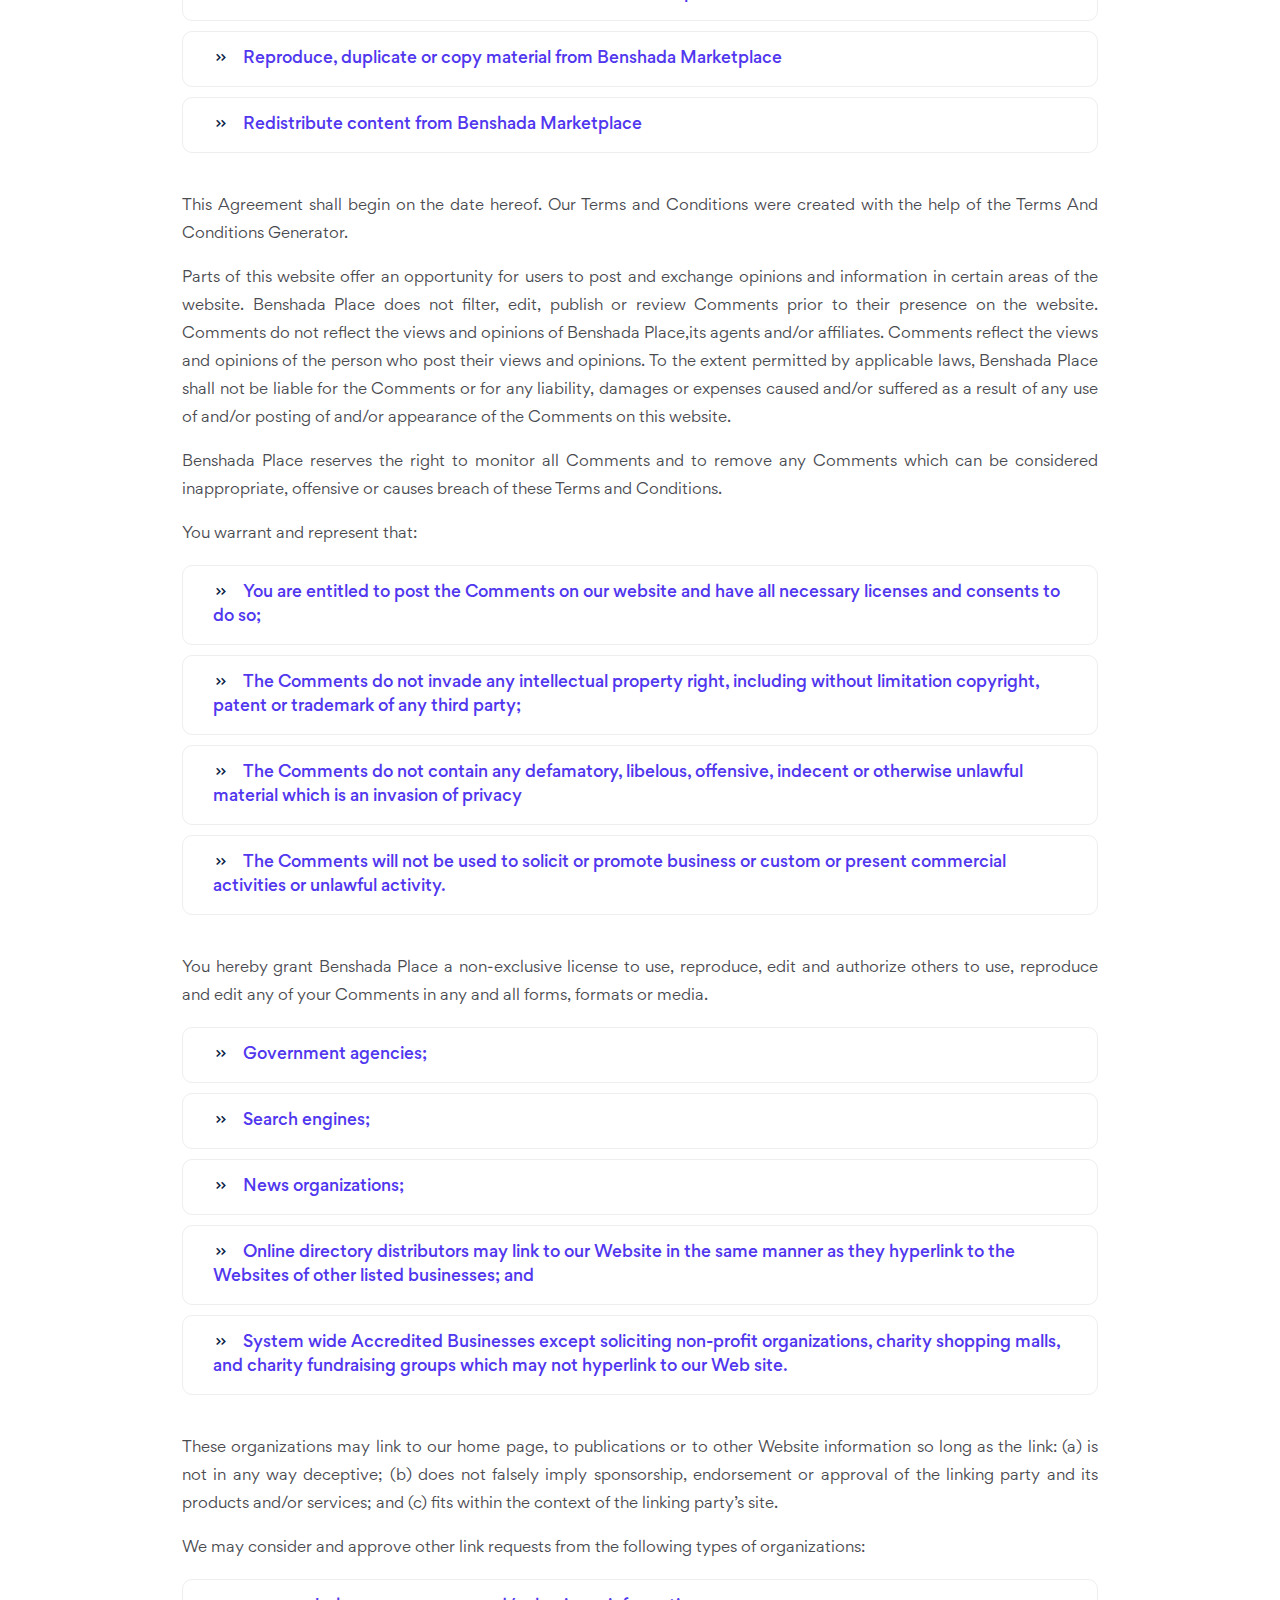
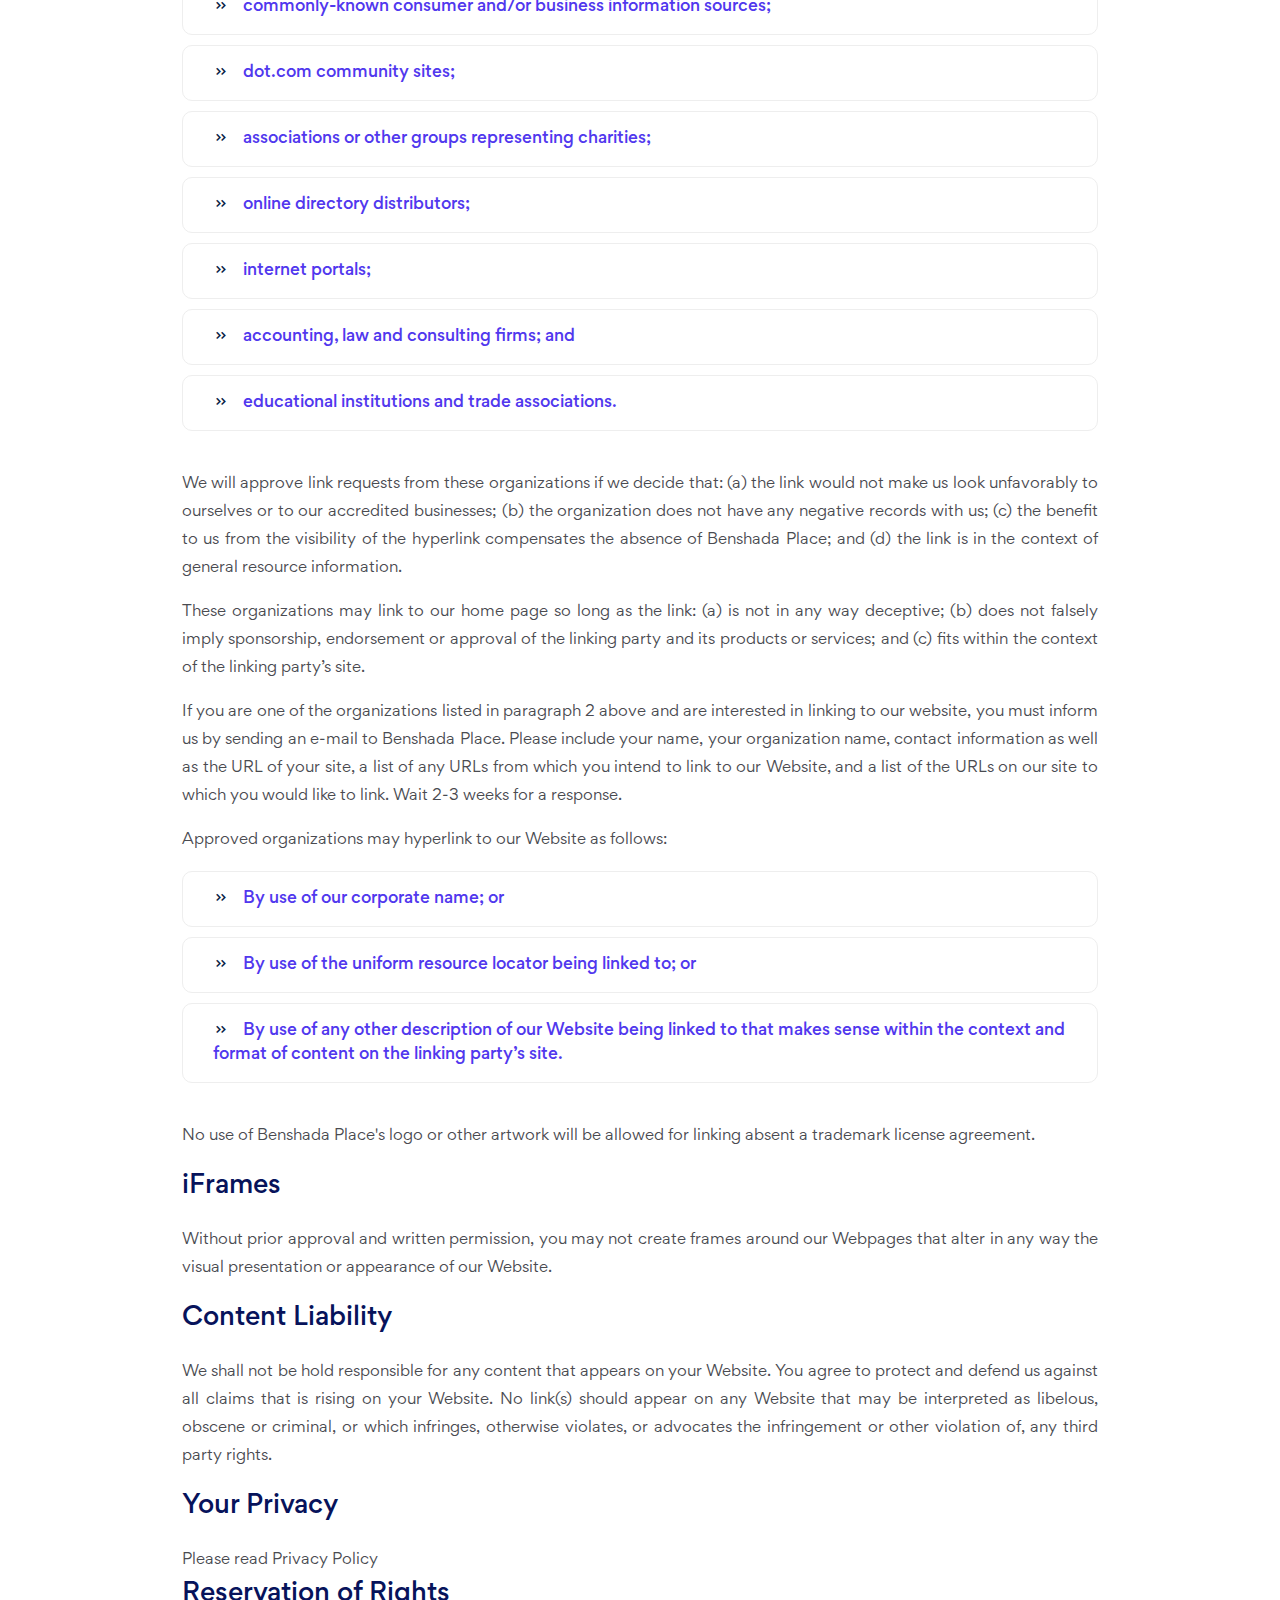
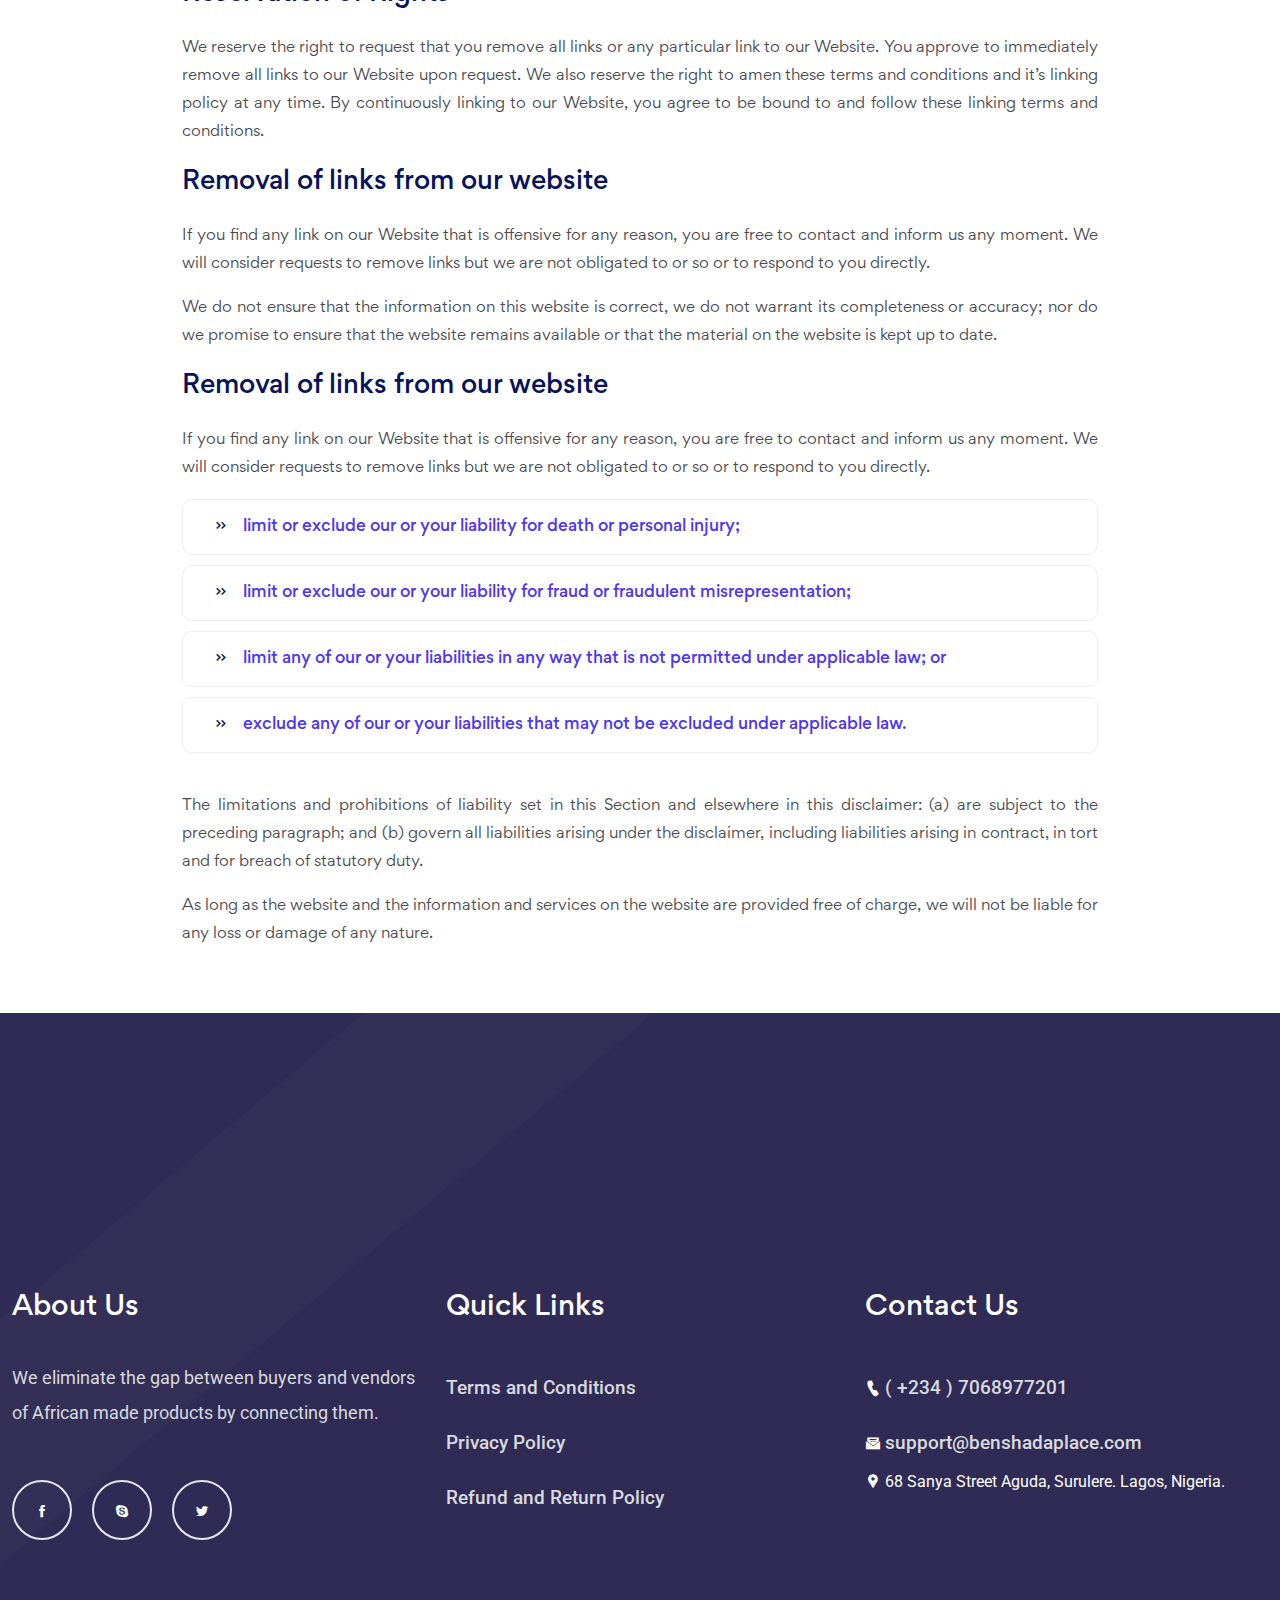
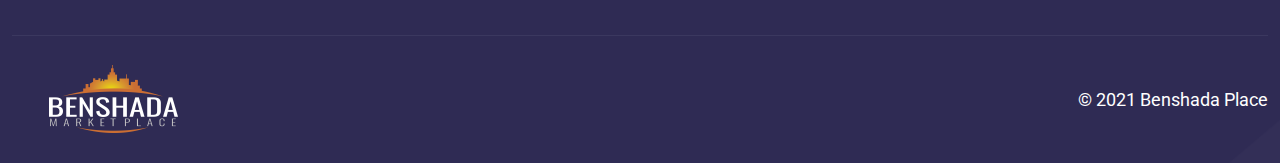
<file: terms&condition.html>
<!DOCTYPE html>
<html lang="en" dir="ltr">

<head>

    <meta charset="UTF-8">
    <meta http-equiv="X-UA-Compatible" content="IE=edge">
    <meta name="viewport" content="width=device-width, initial-scale=1.0">
    <title>Terms and Condition - Benshada Place</title>
    <meta name="robots" content="index, follow" />
    <meta name="description" content="Extbot app landing bootstrap 5 template is an awesome website template for any app store.">
    <!-- Favicon -->
    <link rel="shortcut icon" type="image/x-icon" href="images/favicon.ico" />

    <!-- CSS
    ============================================ -->

    <link rel="stylesheet" href="css/bootstrap.min.css" />
    <link rel="stylesheet" href="css/icofont.min.css" />
    <link rel="stylesheet" href="css/animate.min.css">
    <link rel="stylesheet" href="css/swiper-bundle.min.css">
    <link rel="stylesheet" href="css/magnific-popup.min.css" />
    <link rel="stylesheet" href="css/gordita-font.css" />

    <!-- Style CSS -->
    <link rel="stylesheet" href="css/style.css">

</head>

<body>
    <div class="main-wrapper">

        <!-- Begin Main Header Area -->
        <header class="header">
            <div class="header-area header-position-absolute header-sticky header-style-2">
                <div class="container header-container">
                    <div class="row align-items-center">
                        <div class="col-xl-3 col-lg-2 col-6">
                            <a href="index.html" class="header-logo">
                                <img class="primary-img" src="images/logo/benshadalogo-white.png" alt="Header Logo">
                                <img class="sticky-img" src="images/logo/benshadalogo-black.png" alt="Header Logo">
                            </a>
                        </div>
                        <div class="col-xl-9 col-lg-10 col-6">
                            <div class="header-with-btn">
                                <div class="header-menu d-none d-lg-block">
                                    <nav class="header-menu-nav onepage-nav">
                                        <ul>
                                            <li class="header-drop-holder">
                                                <a href="index.html">Home</a>
                                            </li>
                                            <li>
                                                <a href="contact.html">Contact</a>
                                            </li>
                                            <li>
                                                <a href="faq.html">FAQ</a>
                                            </li>
                                        </ul>
                                    </nav>
                                </div>
                                <ul class="header-right">
                                    <li class="d-none d-md-block">
                                        <a class="btn btn-custom-size btn-md paua-color blackcurrant-hover" href="http://benshadaplace.com/marketplace">Get Started
                                            <!-- <i class="icofont-double-right"></i> -->
                                        </a>
                                    </li>
                                    <li class="d-flex d-lg-none">
                                        <button class="btn p-0" type="button" data-bs-toggle="offcanvas" data-bs-target="#offcanvasWithBothOptions" aria-controls="offcanvasWithBothOptions">
                                            <i class="icofont-navigation-menu"></i>
                                        </button>
                                    </li>
                                    <li class="setting-btn-wrap d-block d-md-none">
                                        <a href="#" class="setting-btn">
                                            <i class="icofont-ui-settings"></i>
                                        </a>
                                    </li>
                                </ul>
                            </div>
                        </div>
                        <div class="col-12">
                            <div class="setting-body">
                                <ul class="header-right setting-item">
                                    <li>
                                        <a class="btn btn-custom-size btn-md paua-color blackcurrant-hover" href="http://benshadaplace.com/marketplace">Get Started
                                            <i class="icofont-double-right"></i>
                                        </a>
                                    </li>
                                </ul>
                            </div>
                        </div>
                    </div>
                </div>
            </div>
            <div class="offcanvas offcanvas-start" data-bs-scroll="true" tabindex="-1" id="offcanvasWithBothOptions">
                <div class="offcanvas-header">
                    <a href="index.html" class="header-logo">
                        <img src="images/logo/benshadalogo-black.png" alt="Header Logo">
                    </a>
                    <button type="button" class="btn-close text-reset" data-bs-dismiss="offcanvas" aria-label="Close"></button>
                </div>
                <div class="offcanvas-body">
                    <div class="header-offcanvas-menu">
                        <nav class="header-offcanvas-nav onepage-offcanvas-nav">
                            <ul>
                                <li><a class="dropdown-item" href="index.html">Home</a></li>
                                <!-- <li>
                                    <div class="dropdown d-grid">
                                        <button type="button" class="btn dropdown-toggle" data-bs-toggle="dropdown" aria-expanded="false">
                                            Home
                                            <i class="icofont-rounded-down"></i>
                                        </button>
                                        <ul class="dropdown-menu">
                                            <li><a class="dropdown-item" href="index.html">Home 01</a></li>
                                            <li><a class="dropdown-item" href="index-2.html">Home 02</a></li>
                                            <li><a class="dropdown-item" href="index-3.html">Home 03</a></li>
                                            <li><a class="dropdown-item" href="index-4.html">Home 04</a></li>
                                            <li><a class="dropdown-item" href="index-5.html">Home 05</a></li>
                                        </ul>
                                    </div>
                                </li> -->
                                <li class="active">
                                    <a href="contact.html">Contact</a>
                                </li>
                                <li class="active">
                                    <a href="faq.html">FAQ</a>
                                </li>
                            </ul>
                        </nav>
                    </div>
                </div>
            </div>
        </header>
        <!-- Main Header Area End Here -->

        <!-- Begin Main Content Area -->
        <div class="main-content">
            <div class="breadcrumb-area breadcrumb-height" data-bg-image="images/hero/bg/2-1-1920x950.jpg">
                <div class="container h-100">
                    <div class="row h-100">
                        <div class="col-lg-12">
                            <div class="breadcrumb-item">
                                <h1 class="breadcrumb-title">Terms and Condition</h1>
                                <!-- <ul class="breadcrumb-list">
                                    <li>
                                        <a href="index.html">Home</a>
                                    </li>
                                    <li><span>Terms and Condition</span></li>
                                </ul> -->
                            </div>
                        </div>
                    </div>
                </div>
            </div>
            <div class="blog-area blog-detail">
                <div class="container">
                    <div class="row">
                        <div class="col-lg-12">
                            <!-- <div class="blog-item">
                                <div class="blog-content">
                                    <ul class="blog-meta">
                                        <li>
                                            <span class="author"><em>By</em> Harold Leonard</span>
                                            <span class="common date">03 April, 2021</span>
                                            <span class="common time">10 min read</span>
                                        </li>
                                    </ul>
                                    <h2 class="blog-title">Elite Licenser is a software license manager
                                        plugin for WordPress to protect your product
                                    </h2>
                                    <ul class="blog-tags">
                                        <li>
                                            <a class="wordpress" href="#">WordPress</a>
                                        </li>
                                        <li>
                                            <a class="woocommerce" href="#">WooCommerce</a>
                                        </li>
                                        <li>
                                            <a class="magento" href="#">Magento</a>
                                        </li>
                                        <li>
                                            <a class="laravel" href="#">Laravel</a>
                                        </li>
                                    </ul>
                                </div>
                                <div class="blog-img">
                                    <img src="images/blog/large-size/1-1-1170x550.webp" alt="Blog Image">
                                </div>
                            </div> -->
                            <div class="blog-detail-info">
                                <h2 class="title">Welcome to Benshada Marketplace!
                                </h2>
                                <p class="desc" style="text-align: justify;">These terms and conditions outline the rules and regulations for the use of Benshada Place's Website, located at https://benshadaplace.com/. <br>
                                By accessing this website we assume you accept these terms and conditions. Do not continue to use Benshada Marketplace if you do not agree to take all of the terms and conditions stated on this page.
                                </p>
                                <p class="desc" style="text-align: justify;">
                                    The following terminology applies to these Terms and Conditions, Privacy Statement and Disclaimer Notice and all Agreements: "Client", "You" and "Your" refers to you, the person log on this website and compliant to the Company’s terms and conditions. "The Company", "Ourselves", "We", "Our" and "Us", refers to our Company. "Party", "Parties", or "Us", refers to both the Client and ourselves. All terms refer to the offer, acceptance and consideration of payment necessary to undertake the process of our assistance to the Client in the most appropriate manner for the express purpose of meeting the Client’s needs in respect of provision of the Company’s stated services, in accordance with and subject to, prevailing law of Netherlands. Any use of the above terminology or other words in the singular, plural, capitalization and/or he/she or they, are taken as interchangeable and therefore as referring to same.</p>
                                <h2 class="title">Cookies</h2>
                                <p class="desc" style="text-align: justify;">We employ the use of cookies. By accessing Benshada Marketplace, you agreed to use cookies in agreement with the Benshada Place's Privacy Policy.</p>
                                <p class="desc" style="text-align: justify;">
                                    Most interactive websites use cookies to let us retrieve the user’s details for each visit. Cookies are used by our website to enable the functionality of certain areas to make it easier for people visiting our website. Some of our affiliate/advertising partners may also use cookies.
                                </p>
                                <h2 class="title">License</h2>
                                <p class="desc" style="text-align: justify;">Unless otherwise stated, Benshada Place and/or its licensors own the intellectual property rights for all material on Benshada Marketplace. All intellectual property rights are reserved. You may access this from Benshada Marketplace for your own personal use subjected to restrictions set in these terms and conditions.</p>
                                <p class="desc" style="text-align: justify;">
                                    You must not:
                                </p>
                                <div class="list-area">
                                    <!-- <h2 class="title">How we use your information</h2>
                                    <p>We use the information we collect in various ways, including to:</p> -->
                                    <ul class="list-item">
                                        <li>
                                            <a href="#">
                                                <i class="icofont-double-right"></i>
                                                Republish material from Benshada Marketplace
                                            </a>
                                        </li>
                                        <li>
                                            <a href="#">
                                                <i class="icofont-double-right"></i>
                                                Sell, rent or sub-license material from Benshada Marketplace
                                            </a>
                                        </li>
                                        <li>
                                            <a href="#">
                                                <i class="icofont-double-right"></i>
                                                Reproduce, duplicate or copy material from Benshada Marketplace
                                            </a>
                                        </li>
                                        <li>
                                            <a href="#">
                                                <i class="icofont-double-right"></i>
                                                Redistribute content from Benshada Marketplace
                                            </a>
                                        </li>
                                        <!-- <li>
                                            <a href="#">
                                                <i class="icofont-double-right"></i>
                                                Communicate with you, either directly or through one of our partners, including for customer service, to provide you with updates and other information relating to the website, and for marketing and promotional purposes
                                            </a>
                                        </li>
                                        <li>
                                            <a href="#">
                                                <i class="icofont-double-right"></i>
                                                Send you emails
                                            </a>
                                        </li>
                                        <li>
                                            <a href="#">
                                                <i class="icofont-double-right"></i>
                                                Find and prevent fraud
                                            </a>
                                        </li> -->
                                    </ul>
                                </div>
                                <p class="desc" style="text-align: justify;">
                                    This Agreement shall begin on the date hereof. Our Terms and Conditions were created with the help of the Terms And Conditions Generator.</p>
                                <p class="desc" style="text-align: justify;">
                                    Parts of this website offer an opportunity for users to post and exchange opinions and information in certain areas of the website. Benshada Place does not filter, edit, publish or review Comments prior to their presence on the website. Comments do not reflect the views and opinions of Benshada Place,its agents and/or affiliates. Comments reflect the views and opinions of the person who post their views and opinions. To the extent permitted by applicable laws, Benshada Place shall not be liable for the Comments or for any liability, damages or expenses caused and/or suffered as a result of any use of and/or posting of and/or appearance of the Comments on this website.</p>
                                <p class="desc" style="text-align: justify;">
                                    Benshada Place reserves the right to monitor all Comments and to remove any Comments which can be considered inappropriate, offensive or causes breach of these Terms and Conditions.</p>
                                <p class="desc" style="text-align: justify;">
                                    You warrant and represent that:</p>
                                    <div class="list-area">
                                        <!-- <h2 class="title">How we use your information</h2>
                                        <p>We use the information we collect in various ways, including to:</p> -->
                                        <ul class="list-item">
                                            <li>
                                                <a href="#">
                                                    <i class="icofont-double-right"></i>
                                                    You are entitled to post the Comments on our website and have all necessary licenses and consents to do so;
                                                </a>
                                            </li>
                                            <li>
                                                <a href="#">
                                                    <i class="icofont-double-right"></i>
                                                    The Comments do not invade any intellectual property right, including without limitation copyright, patent or trademark of any third party;
                                                </a>
                                            </li>
                                            <li>
                                                <a href="#">
                                                    <i class="icofont-double-right"></i>
                                                    The Comments do not contain any defamatory, libelous, offensive, indecent or otherwise unlawful material which is an invasion of privacy
                                                </a>
                                            </li>
                                            <li>
                                                <a href="#">
                                                    <i class="icofont-double-right"></i>
                                                    The Comments will not be used to solicit or promote business or custom or present commercial activities or unlawful activity.
                                                </a>
                                            </li>
                                            <!-- <li>
                                                <a href="#">
                                                    <i class="icofont-double-right"></i>
                                                    Communicate with you, either directly or through one of our partners, including for customer service, to provide you with updates and other information relating to the website, and for marketing and promotional purposes
                                                </a>
                                            </li>
                                            <li>
                                                <a href="#">
                                                    <i class="icofont-double-right"></i>
                                                    Send you emails
                                                </a>
                                            </li>
                                            <li>
                                                <a href="#">
                                                    <i class="icofont-double-right"></i>
                                                    Find and prevent fraud
                                                </a>
                                            </li> -->
                                        </ul>
                                    </div>
                                    <p class="desc" style="text-align: justify;">
                                        You hereby grant Benshada Place a non-exclusive license to use, reproduce, edit and authorize others to use, reproduce and edit any of your Comments in any and all forms, formats or media.</p>
                                        <div class="list-area">
                                            <!-- <h2 class="title">How we use your information</h2>
                                            <p>We use the information we collect in various ways, including to:</p> -->
                                            <ul class="list-item">
                                                <li>
                                                    <a href="#">
                                                        <i class="icofont-double-right"></i>
                                                        Government agencies;
                                                    </a>
                                                </li>
                                                <li>
                                                    <a href="#">
                                                        <i class="icofont-double-right"></i>
                                                        Search engines;
                                                    </a>
                                                </li>
                                                <li>
                                                    <a href="#">
                                                        <i class="icofont-double-right"></i>
                                                        News organizations;
                                                    </a>
                                                </li>
                                                <li>
                                                    <a href="#">
                                                        <i class="icofont-double-right"></i>
                                                        Online directory distributors may link to our Website in the same manner as they hyperlink to the Websites of other listed businesses; and
                                                    </a>
                                                </li>
                                                 <li>
                                                    <a href="#">
                                                        <i class="icofont-double-right"></i>
                                                        System wide Accredited Businesses except soliciting non-profit organizations, charity shopping malls, and charity fundraising groups which may not hyperlink to our Web site.
                                                    </a>
                                                </li>
                                               <!-- <li>
                                                    <a href="#">
                                                        <i class="icofont-double-right"></i>
                                                        Send you emails
                                                    </a>
                                                </li>
                                                <li>
                                                    <a href="#">
                                                        <i class="icofont-double-right"></i>
                                                        Find and prevent fraud
                                                    </a>
                                                </li> -->
                                            </ul>
                                        </div>
                                    <p class="desc" style="text-align: justify;">
                                        These organizations may link to our home page, to publications or to other Website information so long as the link: (a) is not in any way deceptive; (b) does not falsely imply sponsorship, endorsement or approval of the linking party and its products and/or services; and (c) fits within the context of the linking party’s site.
                                    </p>
                                    <p class="desc" style="text-align: justify;">
                                        We may consider and approve other link requests from the following types of organizations:
                                    </p>
                                    <div class="list-area">
                                        <!-- <h2 class="title">How we use your information</h2>
                                        <p>We use the information we collect in various ways, including to:</p> -->
                                        <ul class="list-item">
                                            <li>
                                                <a href="#">
                                                    <i class="icofont-double-right"></i>
                                                    commonly-known consumer and/or business information sources;
                                                </a>
                                            </li>
                                            <li>
                                                <a href="#">
                                                    <i class="icofont-double-right"></i>
                                                    dot.com community sites;
                                                </a>
                                            </li>
                                            <li>
                                                <a href="#">
                                                    <i class="icofont-double-right"></i>
                                                    associations or other groups representing charities;
                                                </a>
                                            </li>
                                            <li>
                                                <a href="#">
                                                    <i class="icofont-double-right"></i>
                                                    online directory distributors;
                                                </a>
                                            </li>
                                             <li>
                                                <a href="#">
                                                    <i class="icofont-double-right"></i>
                                                    internet portals;
                                                </a>
                                            </li>
                                           <li>
                                                <a href="#">
                                                    <i class="icofont-double-right"></i>
                                                    accounting, law and consulting firms; and
                                                </a>
                                            </li>
                                            <li>
                                                <a href="#">
                                                    <i class="icofont-double-right"></i>
                                                    educational institutions and trade associations.
                                                </a>
                                            </li>
                                        </ul>
                                    </div>
                                    
                                    <p class="desc" style="text-align: justify;">
                                        We will approve link requests from these organizations if we decide that: (a) the link would not make us look unfavorably to ourselves or to our accredited businesses; (b) the organization does not have any negative records with us; (c) the benefit to us from the visibility of the hyperlink compensates the absence of Benshada Place; and (d) the link is in the context of general resource information.
                                    </p>
                                    <p class="desc" style="text-align: justify;">
                                        These organizations may link to our home page so long as the link: (a) is not in any way deceptive; (b) does not falsely imply sponsorship, endorsement or approval of the linking party and its products or services; and (c) fits within the context of the linking party’s site.
                                    </p>
                                    <p class="desc" style="text-align: justify;">
                                        If you are one of the organizations listed in paragraph 2 above and are interested in linking to our website, you must inform us by sending an e-mail to Benshada Place. Please include your name, your organization name, contact information as well as the URL of your site, a list of any URLs from which you intend to link to our Website, and a list of the URLs on our site to which you would like to link. Wait 2-3 weeks for a response.
                                    </p>
                                    <p class="desc" style="text-align: justify;">
                                        Approved organizations may hyperlink to our Website as follows:
                                    </p>
                                    <div class="list-area">
                                        <!-- <h2 class="title">How we use your information</h2>
                                        <p>We use the information we collect in various ways, including to:</p> -->
                                        <ul class="list-item">
                                            <li>
                                                <a href="#">
                                                    <i class="icofont-double-right"></i>
                                                    By use of our corporate name; or
                                                </a>
                                            </li>
                                            <li>
                                                <a href="#">
                                                    <i class="icofont-double-right"></i>
                                                    By use of the uniform resource locator being linked to; or
                                                </a>
                                            </li>
                                            <li>
                                                <a href="#">
                                                    <i class="icofont-double-right"></i>
                                                    By use of any other description of our Website being linked to that makes sense within the context and format of content on the linking party’s site.
                                                </a>
                                            </li>
                                            <!-- <li>
                                                <a href="#">
                                                    <i class="icofont-double-right"></i>
                                                    online directory distributors;
                                                </a>
                                            </li>
                                             <li>
                                                <a href="#">
                                                    <i class="icofont-double-right"></i>
                                                    internet portals;
                                                </a>
                                            </li>
                                           <li>
                                                <a href="#">
                                                    <i class="icofont-double-right"></i>
                                                    accounting, law and consulting firms; and
                                                </a>
                                            </li>
                                            <li>
                                                <a href="#">
                                                    <i class="icofont-double-right"></i>
                                                    educational institutions and trade associations.
                                                </a>
                                            </li> -->
                                        </ul>
                                    </div>
                                    <p class="desc" style="text-align: justify;">
                                        No use of Benshada Place's logo or other artwork will be allowed for linking absent a trademark license agreement.
                                    </p>
                                <h2 class="title">iFrames</h2>
                                <p class="desc" style="text-align: justify;">
                                    Without prior approval and written permission, you may not create frames around our Webpages that alter in any way the visual presentation or appearance of our Website.
                                </p>
                                <h2 class="title">Content Liability</h2>
                                <p class="desc" style="text-align: justify;">
                                    We shall not be hold responsible for any content that appears on your Website. You agree to protect and defend us against all claims that is rising on your Website. No link(s) should appear on any Website that may be interpreted as libelous, obscene or criminal, or which infringes, otherwise violates, or advocates the infringement or other violation of, any third party rights.
                                </p>
                                <h2 class="title">Your Privacy</h2>
                                <p class="desc mb-0" style="text-align: justify;">
                                    Please read Privacy Policy
                                </p>
                                <!--<p class="desc mb-0" style="text-align: justify;">Note that Benshada Marketplace has no access to or control over these cookies that are used by third-party advertisers.</p>
                                 <div class="single-img">
                                    <img src="images/blog/large-size/1-2-973x453.webp" alt="Blog Image">
                                </div> -->
                                <h2 class="title style-2">
                                    Reservation of Rights
                                </h2>
                                <p class="desc" style="text-align: justify;">
                                    We reserve the right to request that you remove all links or any particular link to our Website. You approve to immediately remove all links to our Website upon request. We also reserve the right to amen these terms and conditions and it’s linking policy at any time. By continuously linking to our Website, you agree to be bound to and follow these linking terms and conditions.
                                </p>
                                <!-- <p  class="desc" style="text-align: justify;">You can choose to disable cookies through your individual browser options. To know more detailed information about cookie management with specific web browsers, it can be found at the browsers' respective websites.</p> -->
                                <h2 class="title style-2">
                                    Removal of links from our website
                                </h2>
                                <p class="desc" style="text-align: justify;">If you find any link on our Website that is offensive for any reason, you are free to contact and inform us any moment. We will consider requests to remove links but we are not obligated to or so or to respond to you directly.
                                </p> 
                                <p class="desc" style="text-align: justify;">We do not ensure that the information on this website is correct, we do not    warrant its completeness or accuracy; nor do we promise to ensure that the website remains available or that the material on the website is kept up to date.
                                </p> 

                                <h2 class="title style-2">
                                    Removal of links from our website
                                </h2>
                                <p class="desc" style="text-align: justify;">If you find any link on our Website that is offensive for any reason, you are free to contact and inform us any moment. We will consider requests to remove links but we are not obligated to or so or to respond to you directly.
                                </p> 
                                <div class="list-area">
                                    <!-- <h2 class="title">How we use your information</h2>
                                    <p>We use the information we collect in various ways, including to:</p> -->
                                    <ul class="list-item">
                                        <li>
                                            <a href="#">
                                                <i class="icofont-double-right"></i>
                                                limit or exclude our or your liability for death or personal injury;
                                            </a>
                                        </li>
                                        <li>
                                            <a href="#">
                                                <i class="icofont-double-right"></i>
                                                limit or exclude our or your liability for fraud or fraudulent misrepresentation;
                                            </a>
                                        </li>
                                        <li>
                                            <a href="#">
                                                <i class="icofont-double-right"></i>
                                                limit any of our or your liabilities in any way that is not permitted under applicable law; or
                                            </a>
                                        </li>
                                        <li>
                                            <a href="#">
                                                <i class="icofont-double-right"></i>
                                                exclude any of our or your liabilities that may not be excluded under applicable law.
                                            </a>
                                        </li>
                                    </ul>
                                </div>
                                
                                <p class="desc" style="text-align: justify;">
                                    The limitations and prohibitions of liability set in this Section and elsewhere in this disclaimer: (a) are subject to the preceding paragraph; and (b) govern all liabilities arising under the disclaimer, including liabilities arising in contract, in tort and for breach of statutory duty.
                                </p>
                                <p class="desc" style="text-align: justify;">
                                    As long as the website and the information and services on the website are provided free of charge, we will not be liable for any loss or damage of any nature.
                                </p>

                                <!-- <div class="blog-social-link">
                                    <h2 class="title">Share this article:</h2>
                                    <ul class="social-list">
                                        <li>
                                            <a href="#" data-tippy="Facebook" data-tippy-inertia="true" data-tippy-animation="shift-away" data-tippy-delay="50" data-tippy-arrow="true" data-tippy-theme="sharpborder">
                                                <i class="icofont-facebook"></i>
                                            </a>
                                        </li>
                                        <li>
                                            <a href="#" data-tippy="Skype" data-tippy-inertia="true" data-tippy-animation="shift-away" data-tippy-delay="50" data-tippy-arrow="true" data-tippy-theme="sharpborder">
                                                <i class="icofont-skype"></i>
                                            </a>
                                        </li>
                                        <li>
                                            <a href="#" data-tippy="Twitter" data-tippy-inertia="true" data-tippy-animation="shift-away" data-tippy-delay="50" data-tippy-arrow="true" data-tippy-theme="sharpborder">
                                                <i class="icofont-twitter"></i>
                                            </a>
                                        </li>
                                        <li>
                                            <a href="#" data-tippy="Linkedin" data-tippy-inertia="true" data-tippy-animation="shift-away" data-tippy-delay="50" data-tippy-arrow="true" data-tippy-theme="sharpborder">
                                                <i class="icofont-linkedin"></i>
                                            </a>
                                        </li>
                                    </ul>
                                </div> -->
                            </div>
                        </div>
                    </div>
                </div>
            </div>
        </div>
        <!-- Main Content Area End Here -->
        
        <br><br>
        <!-- Begin Footer Area -->
        <footer class="footer-style-2 footer-space-140" data-bg-image="images/footer/bg/1-1-1920x778.png">
            <div class="footer-top">
                <div class="container footer-container">
                    <div class="row">
                        <div class="col-lg-4">
                            <div class="footer-item mt-0">
                                <div class="footer-list">
                                    <h2 class="title">About Us</h2>
                                    <p class="footer-desc" style="text-align: justify;">We eliminate the gap between buyers and vendors of African made products by connecting them.
                                    </p>
                                </div>
                                <div class="footer-social-link">
                                    <ul>
                                        <li>
                                            <a href="https://www.example.com" rel="noreferrer" data-tippy="Facebook" data-tippy-inertia="true" data-tippy-animation="shift-away" data-tippy-delay="50" data-tippy-arrow="true" data-tippy-theme="sharpborder">
                                                <i class="icofont-facebook"></i>
                                            </a>
                                        </li>
                                        <li>
                                            <a href="https://www.example.com" rel="noreferrer" data-tippy="Skype" data-tippy-inertia="true" data-tippy-animation="shift-away" data-tippy-delay="50" data-tippy-arrow="true" data-tippy-theme="sharpborder">
                                                <i class="icofont-skype"></i>
                                            </a>
                                        </li>
                                        <li>
                                            <a href="https://www.example.com" rel="noreferrer" data-tippy="Twitter" data-tippy-inertia="true" data-tippy-animation="shift-away" data-tippy-delay="50" data-tippy-arrow="true" data-tippy-theme="sharpborder">
                                                <i class="icofont-twitter"></i>
                                            </a>
                                        </li>
                                    </ul>
                                </div>
                            </div>
                        </div>
                        <div class="col-lg-4">
                            <div class="footer-item-wrap row">
                                <div class="col-lg-7 col-md-4">
                                    <div class="footer-item">
                                        <div class="footer-list">
                                            <h2 class="title">Quick Links</h2>
                                            <ul>
                                                <li><a href="terms&condition.html">Terms and Conditions</a></li>
                                                <li><a href="privacy-policy.html">Privacy Policy</a></li>
                                                <li><a href="refund&return.html">Refund and Return Policy</a></li>
                                            </ul>
                                        </div>
                                    </div>
                                </div>
                            </div>
                        </div>
                        <div class="col-lg-4">
                        <div class="footer-item">
                            <div class="footer-list contact-list">
                                <h2 class="title">Contact Us</h2>
                                <ul>
                                    <li class="text-white">
                                        <i class="icofont-ui-call"></i>
                                        <a href="tel://2347068977201">( +234 ) 7068977201</a>
                                    </li>
                                    <li class="text-white">
                                        <i class="icofont-envelope-open"></i>
                                        <a href="mailto://support@benshadaplace.com">support@benshadaplace.com</a>
                                    </li>
                                    <li class="text-white">
                                        <i class="icofont-google-map"></i>
                                        <span>
                                            68 Sanya Street Aguda, Surulere. Lagos, Nigeria.
                                        </span>
                                    </li>
                                </ul>
                            </div>
                        </div>
                        </div>
                    </div>
                </div>
            </div>
            <div class="footer-bottom">
                <div class="container footer-container">
                    <div class="row">
                        <div class="col-12">
                            <div class="footer-bottom-item with-border">
                                <a class="footer-logo" href="index.html">
                                    <img src="images/logo/benshadalogo-white.png" alt="Logo">
                                </a>
                                <div class="footer-copyright white-text">
                                    <span>© 2021 Benshada Place</span>
                                </div>
                            </div>
                        </div>
                    </div>
                </div>
            </div>
        </footer>
        <!-- Footer Area End Here -->

        <!-- Begin Scroll To Top -->
        <a class="scroll-to-top style-5" href="">
            <i class="icofont-arrow-up"></i>
        </a>
        <!-- Scroll To Top End Here -->

    </div>

    <!-- Global Vendor, plugins JS -->

    <!-- JS Files
    ============================================ -->

    <script src="js/vendor/bootstrap.bundle.min.js"></script>
    <script src="js/vendor/jquery-3.6.0.min.js"></script>
    <script src="js/vendor/jquery-migrate-3.3.2.min.js"></script>
    <script src="js/vendor/modernizr-3.11.2.min.js"></script>
    <script src="js/plugins/wow.min.js"></script>
    <script src="js/plugins/swiper-bundle.min.js"></script>
    <script src="js/plugins/parallax.min.js"></script>
    <script src="js/plugins/jquery.magnific-popup.min.js"></script>
    <script src="js/plugins/tippy.min.js"></script>
    <script src="js/plugins/mailchimp-ajax.js"></script>
    <script src="js/plugins/one-page-nav.min.js"></script>

    <!--Main JS (Common Activation Codes)-->
    <script src="js/main.js"></script>

</body>

</html>
</file>
<file: css/gordita-font.css>
/* #### Generated By: http://www.cufonfonts.com #### */

@font-face {
    font-family: 'Gordita';
    font-style: normal;
    font-weight: 400;
    src: local('Gordita Regular'),
        url('../fonts/Gordita Regular.woff') format('woff');
}

@font-face {
    font-family: 'Gordita';
    font-style: italic;
    font-weight: 400;
    src: local('Gordita Regular Italic'),
        url('../fonts/Gordita Regular Italic.woff') format('woff');
}

@font-face {
    font-family: 'Gordita';
    font-style: normal;
    font-weight: 500;
    src: local('Gordita Medium'),
        url('../fonts/Gordita Medium.woff') format('woff');
}

@font-face {
    font-family: 'Gordita';
    font-style: italic;
    font-weight: 500;
    src: local('Gordita Medium Italic'),
        url('../fonts/Gordita Medium Italic.woff') format('woff');
}

@font-face {
    font-family: 'Gordita';
    font-style: normal;
    font-weight: 600;
    src: local('Gordita Bold'), url('../fonts/Gordita Bold.woff') format('woff');
}

@font-face {
    font-family: 'Gordita';
    font-style: italic;
    font-weight: 600;
    src: local('Gordita Bold Italic'),
        url('../fonts/Gordita Bold Italic.woff') format('woff');
}
</file>
